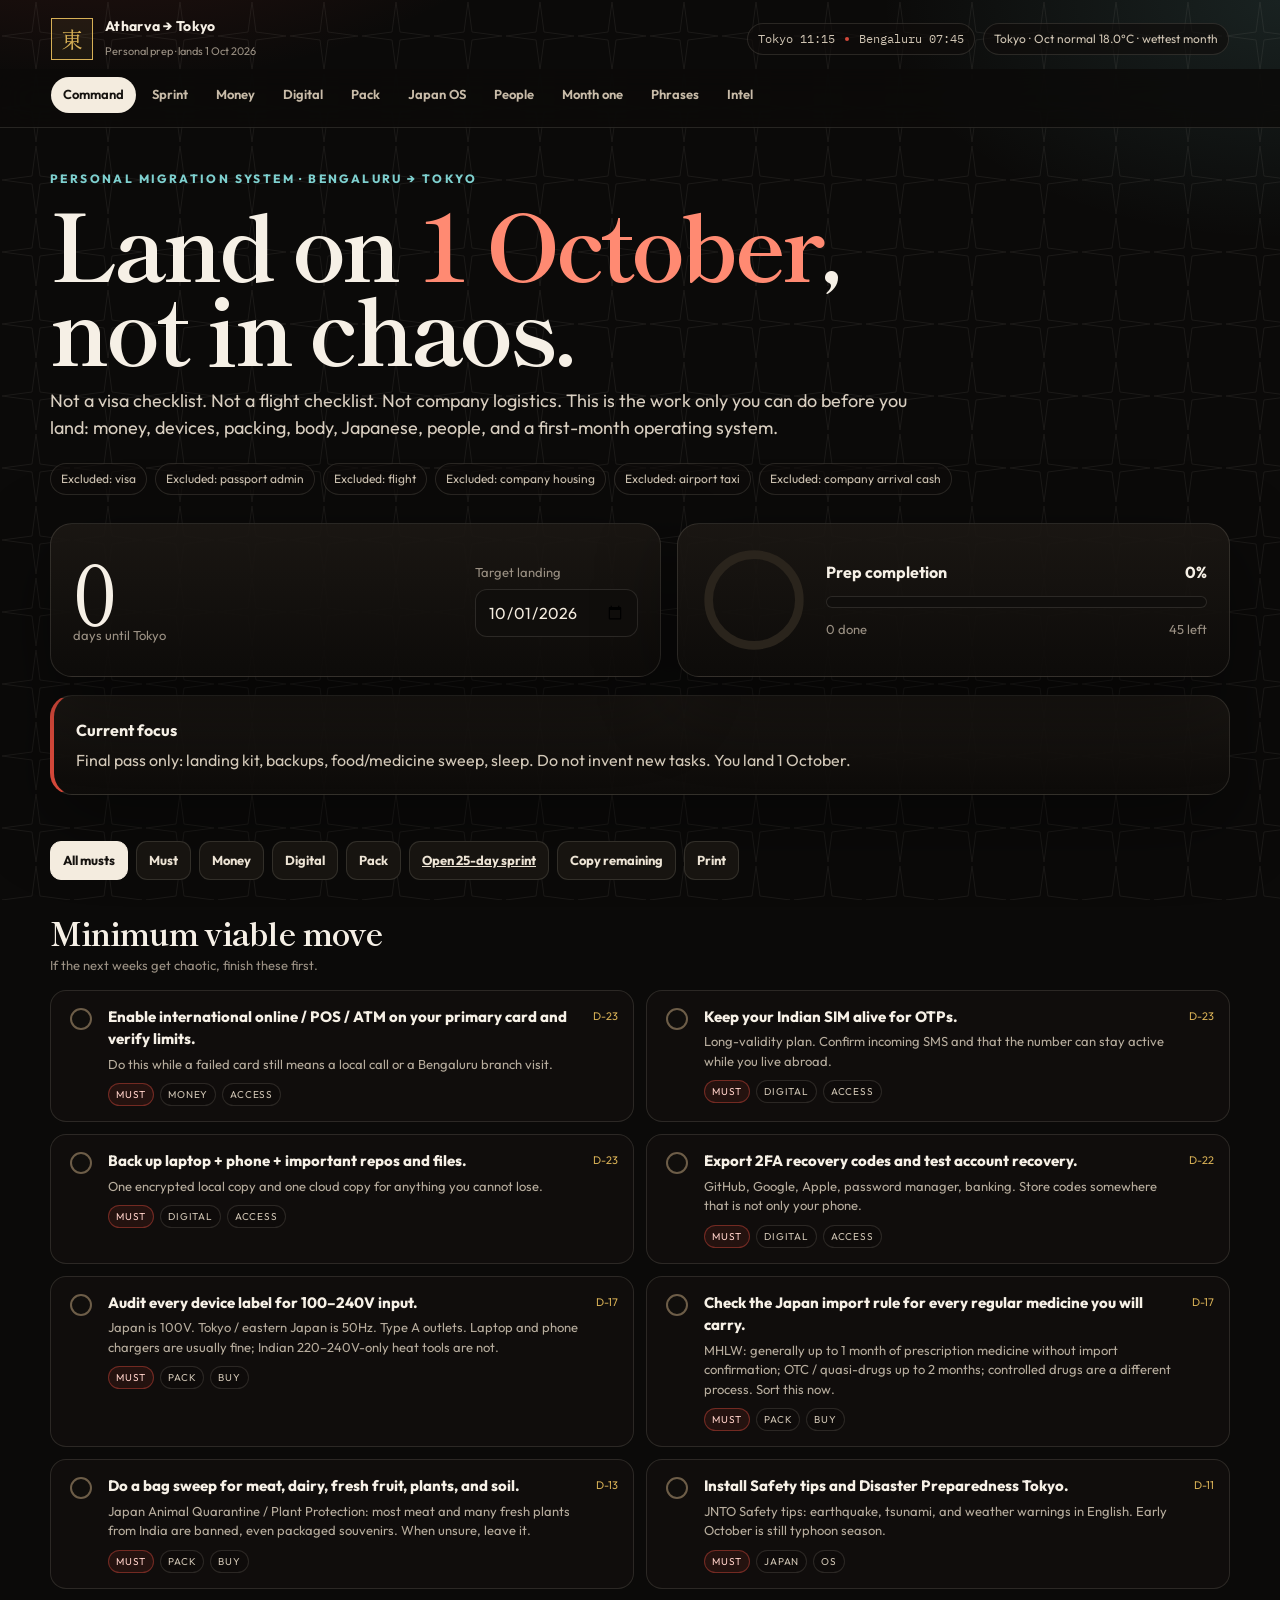
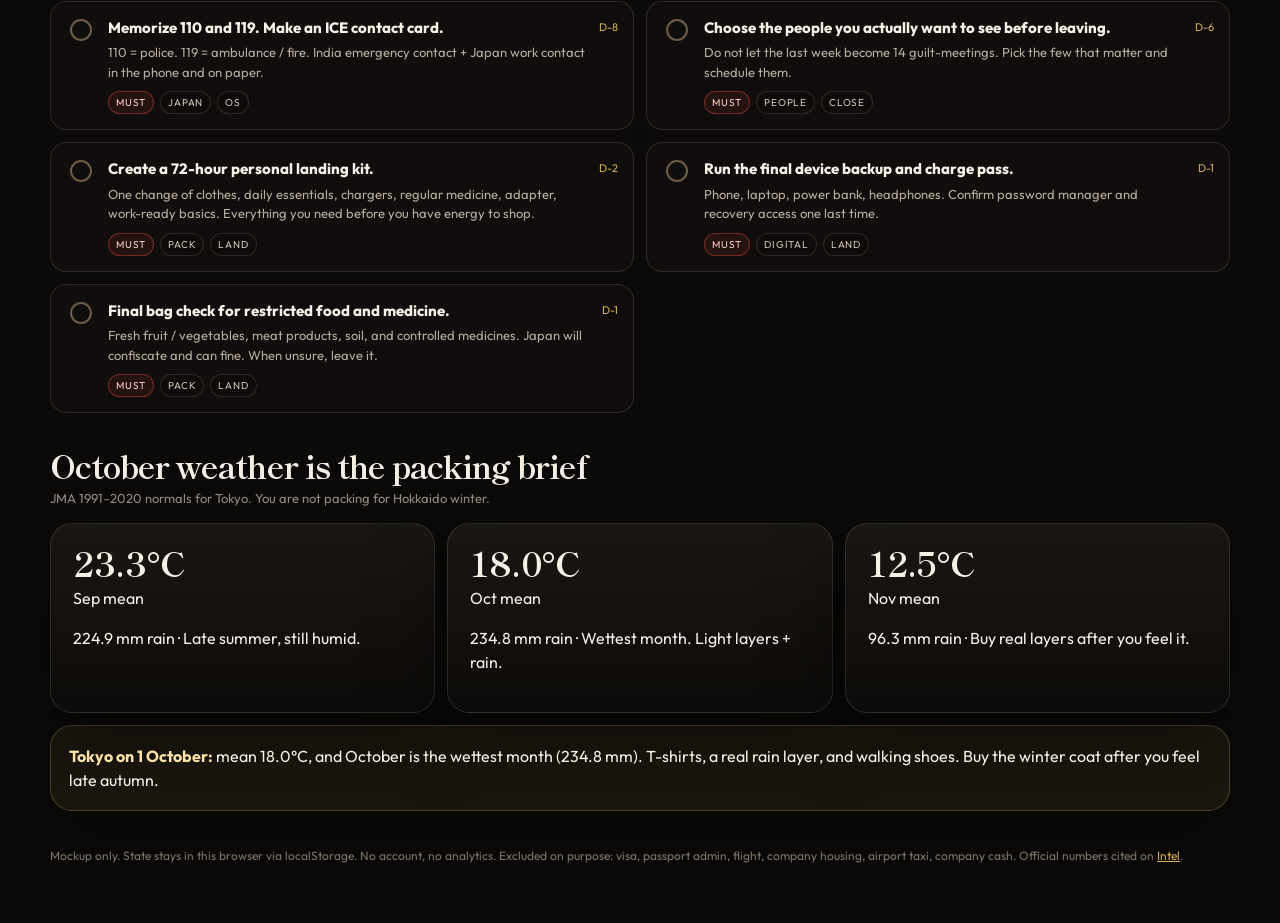
<file: index.html>
<!doctype html>
<html lang="en">
<head>
  <meta charset="utf-8" />
  <meta name="viewport" content="width=device-width,initial-scale=1" />
  <title>Command · Atharva → Tokyo · 1 Oct 2026</title>
  <link rel="stylesheet" href="css/app.css" />
</head>
<body>
  <header>
    <div class="wrap hero">
      <div class="eyebrow">Personal migration system · Bengaluru → Tokyo</div>
      <h1>Land on <em>1 October</em>, not in chaos.</h1>
      <p class="lede">Not a visa checklist. Not a flight checklist. Not company logistics. This is the work only you can do before you land: money, devices, packing, body, Japanese, people, and a first-month operating system.</p>
      <div class="excluded" id="excluded"></div>
      <div class="gridTop">
        <div class="card countCard">
          <div>
            <div class="count" id="days">—</div>
            <div class="countLabel">days until Tokyo</div>
          </div>
          <div>
            <div class="countLabel" style="margin-bottom:6px">Target landing</div>
            <input class="dateInput" id="moveDate" type="date" value="2026-10-01" />
          </div>
        </div>
        <div class="card progressCard">
          <div class="ensoWrap">
            <svg class="enso" viewBox="0 0 100 100" aria-hidden="true">
              <circle cx="50" cy="50" r="42" fill="none" stroke="#2a241c" stroke-width="8"/>
              <circle id="ensoFill" cx="50" cy="50" r="42" fill="none" stroke="#d4483a" stroke-width="8" stroke-linecap="round" stroke-dasharray="263.89" stroke-dashoffset="263.89" transform="rotate(-90 50 50)"/>
            </svg>
            <div style="flex:1">
              <div style="display:flex;justify-content:space-between"><b>Prep completion</b><b data-pct>0%</b></div>
              <div class="bar"><div data-bar></div></div>
              <div class="progressText"><span data-done>0 done</span><span data-left>0 left</span></div>
            </div>
          </div>
        </div>
      </div>
      <div class="card focus"><b>Current focus</b><p id="focusText"></p></div>
    </div>
  </header>
  <main class="wrap">
    <div class="toolbar">
      <button class="active" data-filter="all">All musts</button>
      <button data-filter="p0">Must</button>
      <button data-filter="money">Money</button>
      <button data-filter="digital">Digital</button>
      <button data-filter="pack">Pack</button>
      <a class="btn" href="sprint.html">Open 25-day sprint</a>
      <button id="copyBtn">Copy remaining</button>
      <button onclick="window.print()">Print</button>
    </div>
    <div class="sectionHead">
      <div>
        <h2>Minimum viable move</h2>
        <div class="sectionNote">If the next weeks get chaotic, finish these first.</div>
      </div>
    </div>
    <div class="tasks" id="mustTasks"></div>
    <div class="sectionHead">
      <div>
        <h2>October weather is the packing brief</h2>
        <div class="sectionNote">JMA 1991–2020 normals for Tokyo. You are not packing for Hokkaido winter.</div>
      </div>
    </div>
    <div class="three" id="climate"></div>
    <div class="card callout"><strong>Tokyo on 1 October:</strong> mean 18.0°C, and October is the wettest month (234.8 mm). T-shirts, a real rain layer, and walking shoes. Buy the winter coat after you feel late autumn.</div>
  </main>
  <script src="js/data.js"></script>
  <script src="js/app.js"></script>
  <script>
    document.addEventListener("DOMContentLoaded", () => {
      const { data, renderMust } = Tokyo;
      document.getElementById("excluded").innerHTML = data.excluded.map((x) => `<span class="chip">Excluded: ${x}</span>`).join("");
      document.getElementById("climate").innerHTML = data.climate.map((c) =>
        `<div class="card stat"><b>${c.temp}</b><div>${c.m} mean</div><p>${c.rain} rain · ${c.note}</p></div>`
      ).join("");
      renderMust("#mustTasks");
    });
  </script>
</body>
</html>
</file>
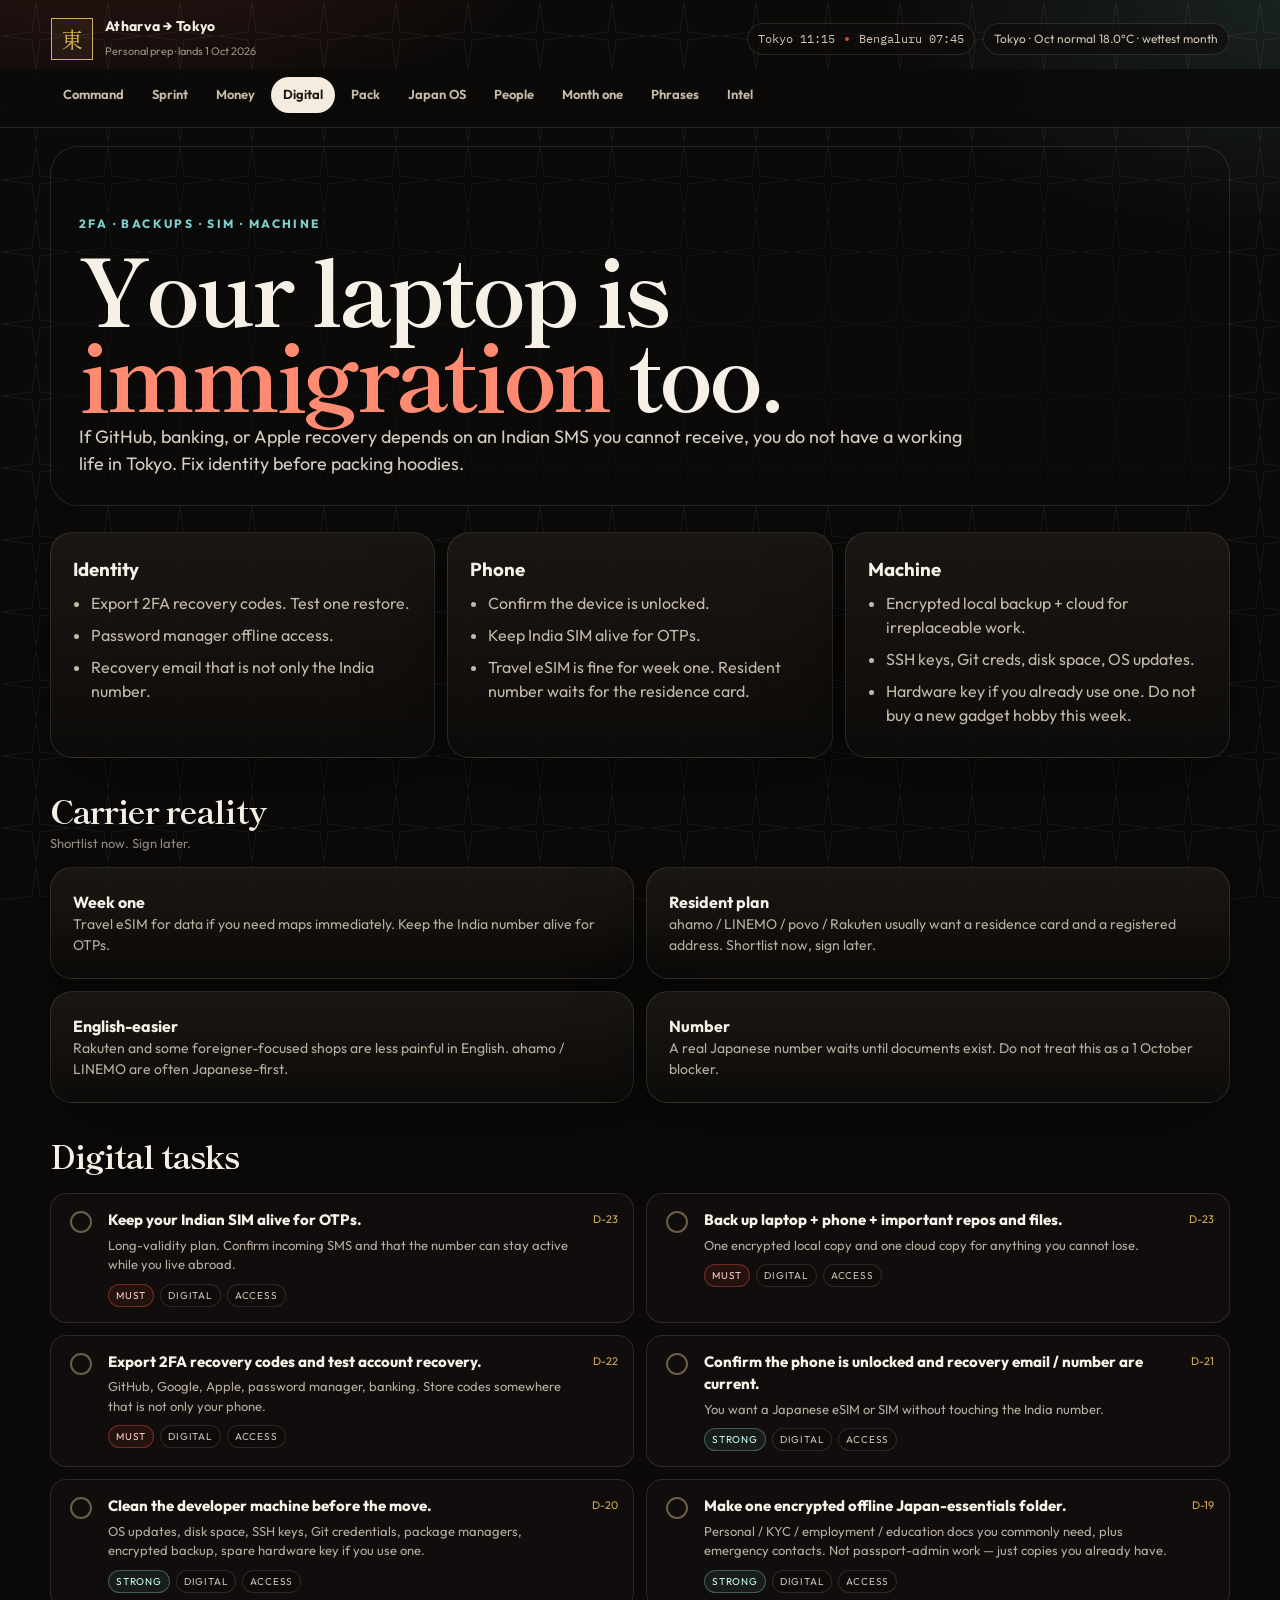
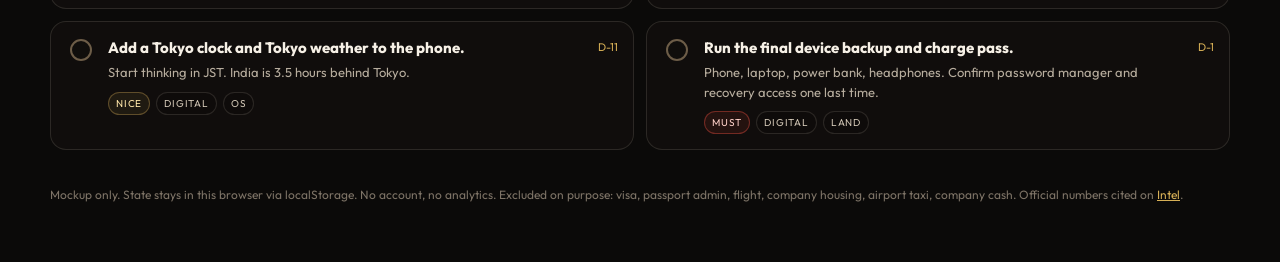
<file: digital.html>
<!doctype html>
<html lang="en">
<head>
  <meta charset="utf-8" />
  <meta name="viewport" content="width=device-width,initial-scale=1" />
  <title>Digital · Atharva → Tokyo</title>
  <link rel="stylesheet" href="css/app.css" />
</head>
<body>
  <main class="wrap">
    <div class="pageHero" style="background-image:url('https://images.unsplash.com/photo-1513407030348-c983a97b98d8?auto=format&fit=crop&w=1600&q=80')">
      <div class="inner">
        <div class="eyebrow">2FA · backups · SIM · machine</div>
        <h1>Your laptop is <em>immigration</em> too.</h1>
        <p class="lede">If GitHub, banking, or Apple recovery depends on an Indian SMS you cannot receive, you do not have a working life in Tokyo. Fix identity before packing hoodies.</p>
      </div>
    </div>
    <div class="three">
      <div class="card mini"><h3>Identity</h3><ul>
        <li>Export 2FA recovery codes. Test one restore.</li>
        <li>Password manager offline access.</li>
        <li>Recovery email that is not only the India number.</li>
      </ul></div>
      <div class="card mini"><h3>Phone</h3><ul>
        <li>Confirm the device is unlocked.</li>
        <li>Keep India SIM alive for OTPs.</li>
        <li>Travel eSIM is fine for week one. Resident number waits for the residence card.</li>
      </ul></div>
      <div class="card mini"><h3>Machine</h3><ul>
        <li>Encrypted local backup + cloud for irreplaceable work.</li>
        <li>SSH keys, Git creds, disk space, OS updates.</li>
        <li>Hardware key if you already use one. Do not buy a new gadget hobby this week.</li>
      </ul></div>
    </div>
    <div class="sectionHead"><div><h2>Carrier reality</h2><div class="sectionNote">Shortlist now. Sign later.</div></div></div>
    <div class="two" id="sims"></div>
    <div class="sectionHead"><div><h2>Digital tasks</h2></div></div>
    <div class="tasks" id="list"></div>
  </main>
  <script src="js/data.js"></script>
  <script src="js/app.js"></script>
  <script>
    document.addEventListener("DOMContentLoaded", () => {
      document.getElementById("sims").innerHTML = Tokyo.data.sims.map((s) =>
        `<div class="card sim"><strong>${s.t}</strong><p>${s.d}</p></div>`
      ).join("");
      Tokyo.renderFiltered("#list", (x) => x.t[2] === "digital");
    });
  </script>
</body>
</html>
</file>
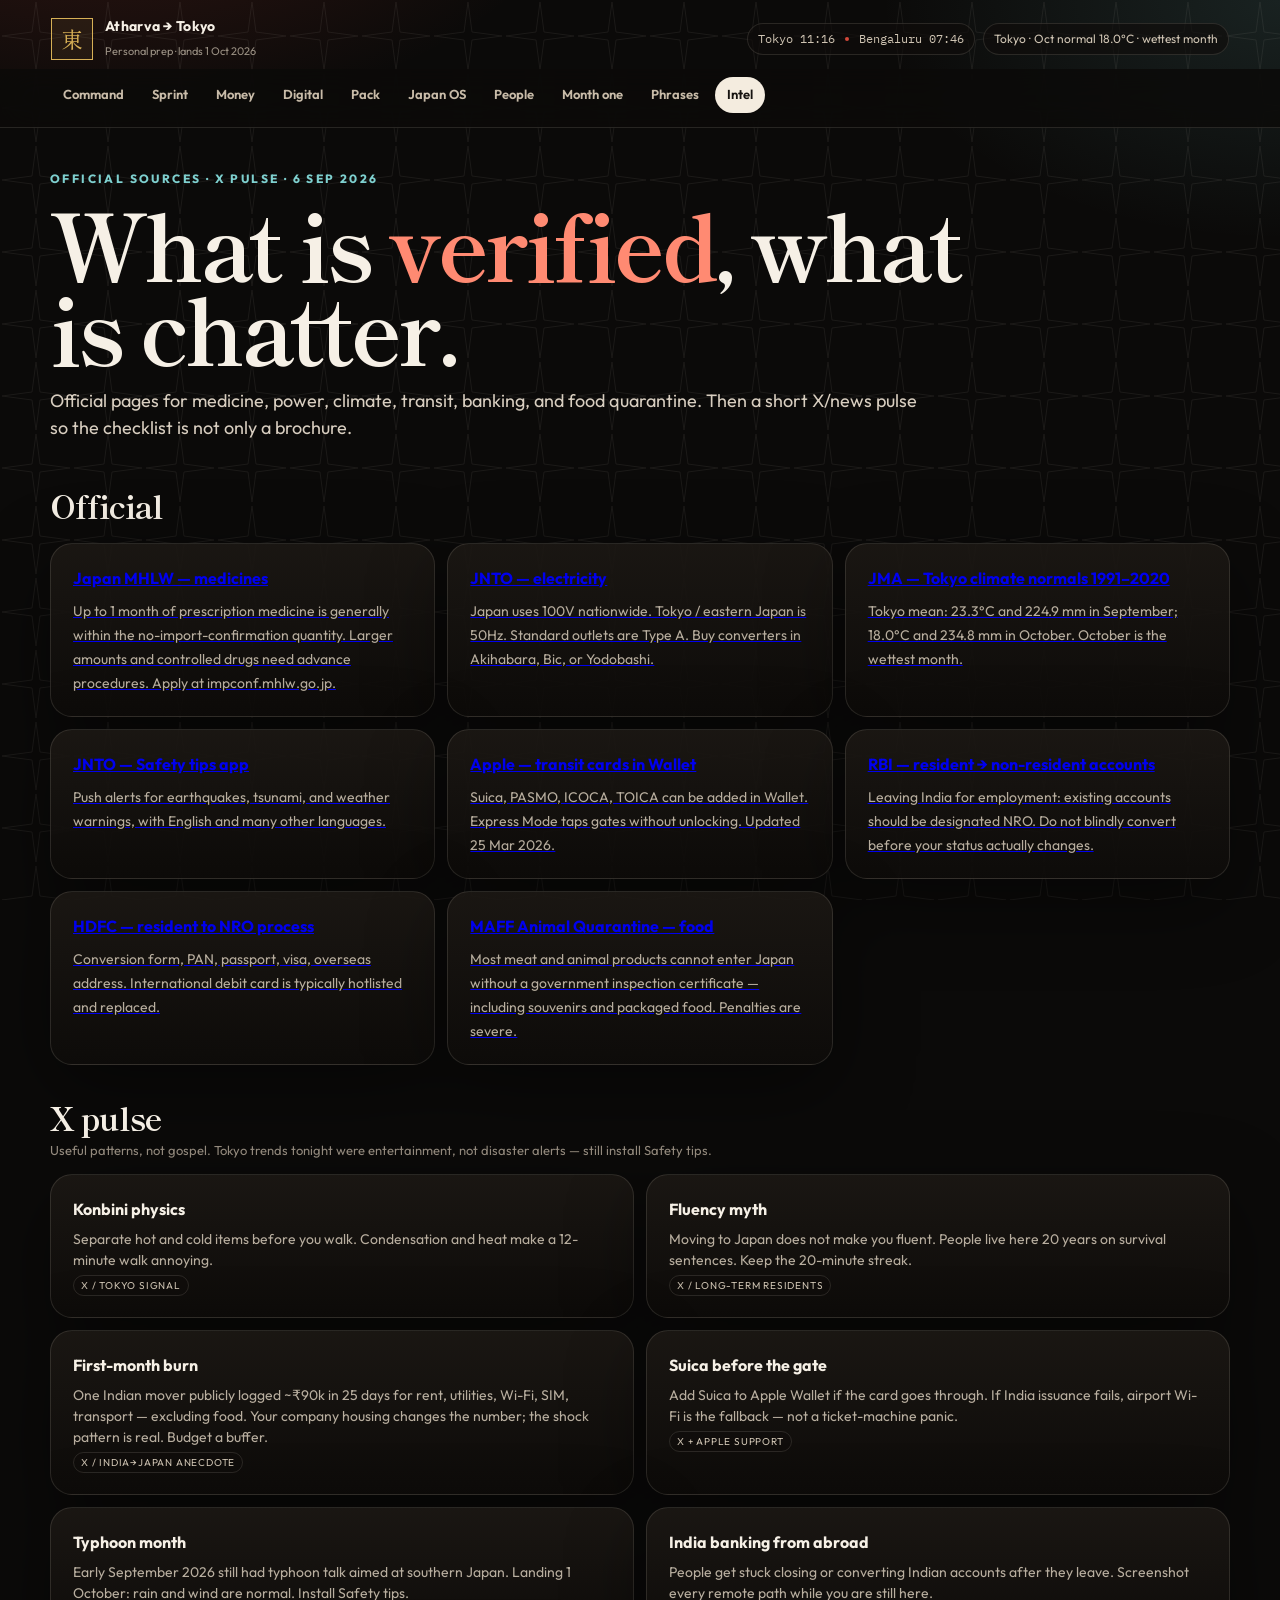
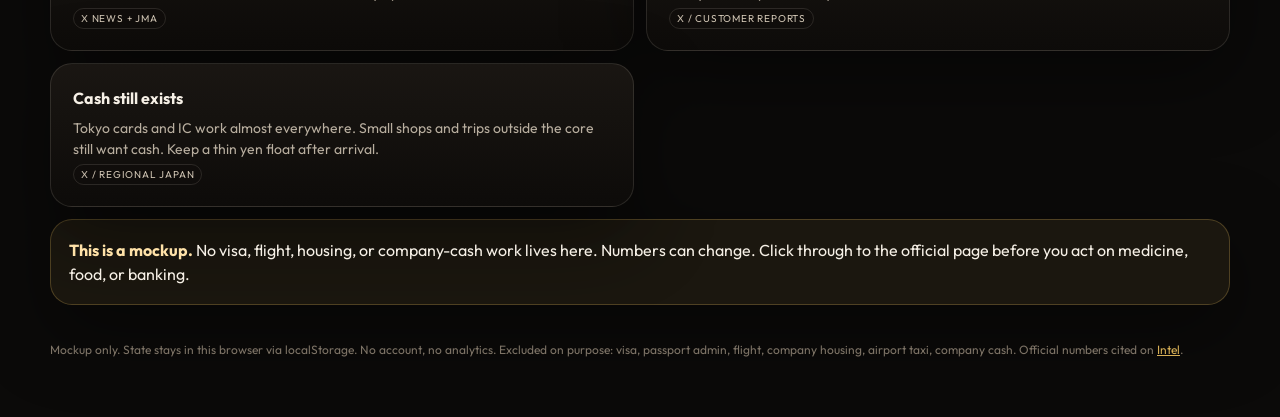
<file: intel.html>
<!doctype html>
<html lang="en">
<head>
  <meta charset="utf-8" />
  <meta name="viewport" content="width=device-width,initial-scale=1" />
  <title>Intel · Atharva → Tokyo</title>
  <link rel="stylesheet" href="css/app.css" />
</head>
<body>
  <main class="wrap">
    <div class="hero">
      <div class="eyebrow">Official sources · X pulse · 6 Sep 2026</div>
      <h1>What is <em>verified</em>, what is chatter.</h1>
      <p class="lede">Official pages for medicine, power, climate, transit, banking, and food quarantine. Then a short X/news pulse so the checklist is not only a brochure.</p>
    </div>
    <div class="sectionHead"><div><h2>Official</h2></div></div>
    <div class="sources" id="sources"></div>
    <div class="sectionHead"><div><h2>X pulse</h2><div class="sectionNote">Useful patterns, not gospel. Tokyo trends tonight were entertainment, not disaster alerts — still install Safety tips.</div></div></div>
    <div class="two" id="pulse"></div>
    <div class="card callout"><strong>This is a mockup.</strong> No visa, flight, housing, or company-cash work lives here. Numbers can change. Click through to the official page before you act on medicine, food, or banking.</div>
  </main>
  <script src="js/data.js"></script>
  <script src="js/app.js"></script>
  <script>
    document.addEventListener("DOMContentLoaded", () => {
      document.getElementById("sources").innerHTML = Tokyo.data.sources.map((s) =>
        `<a class="card source" href="${s.u}" target="_blank" rel="noreferrer"><strong>${s.t}</strong><span>${s.s}</span></a>`
      ).join("");
      document.getElementById("pulse").innerHTML = Tokyo.data.pulse.map((p) =>
        `<div class="card pulse"><strong>${p.k}</strong><p>${p.d}</p><span class="tag">${p.s}</span></div>`
      ).join("");
    });
  </script>
</body>
</html>
</file>
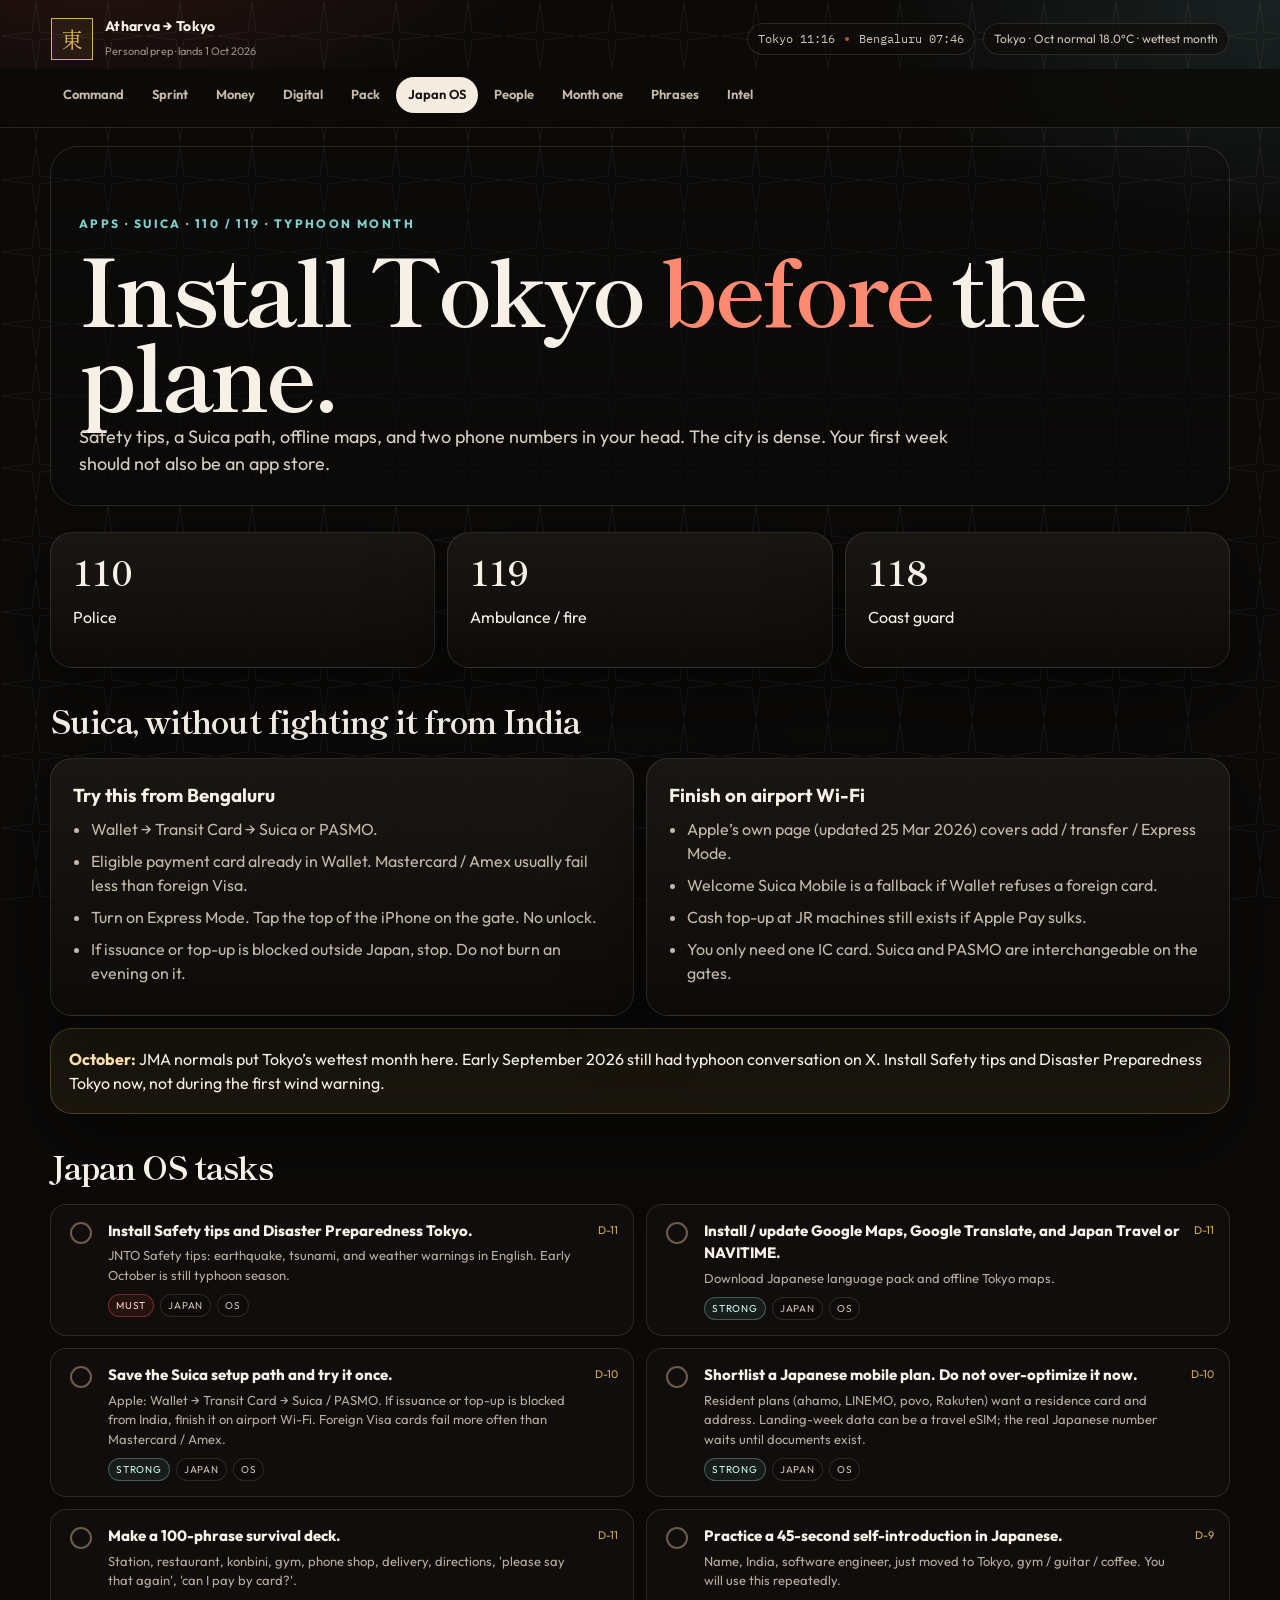
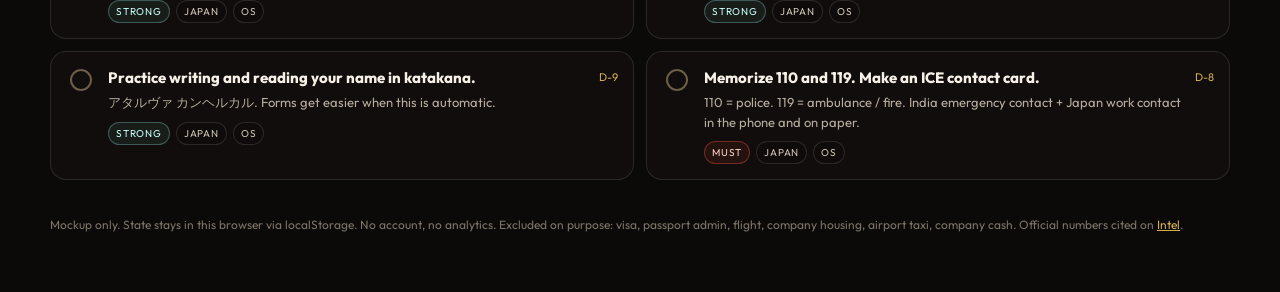
<file: japan.html>
<!doctype html>
<html lang="en">
<head>
  <meta charset="utf-8" />
  <meta name="viewport" content="width=device-width,initial-scale=1" />
  <title>Japan OS · Atharva → Tokyo</title>
  <link rel="stylesheet" href="css/app.css" />
</head>
<body>
  <main class="wrap">
    <div class="pageHero" style="background-image:url('https://images.unsplash.com/photo-1542051841857-5f90071e7989?auto=format&fit=crop&w=1600&q=80')">
      <div class="inner">
        <div class="eyebrow">Apps · Suica · 110 / 119 · typhoon month</div>
        <h1>Install Tokyo <em>before</em> the plane.</h1>
        <p class="lede">Safety tips, a Suica path, offline maps, and two phone numbers in your head. The city is dense. Your first week should not also be an app store.</p>
      </div>
    </div>
    <div class="three" id="emerg"></div>
    <div class="sectionHead"><div><h2>Suica, without fighting it from India</h2></div></div>
    <div class="two">
      <div class="card mini">
        <h3>Try this from Bengaluru</h3>
        <ul>
          <li>Wallet → Transit Card → Suica or PASMO.</li>
          <li>Eligible payment card already in Wallet. Mastercard / Amex usually fail less than foreign Visa.</li>
          <li>Turn on Express Mode. Tap the top of the iPhone on the gate. No unlock.</li>
          <li>If issuance or top-up is blocked outside Japan, stop. Do not burn an evening on it.</li>
        </ul>
      </div>
      <div class="card mini">
        <h3>Finish on airport Wi-Fi</h3>
        <ul>
          <li>Apple’s own page (updated 25 Mar 2026) covers add / transfer / Express Mode.</li>
          <li>Welcome Suica Mobile is a fallback if Wallet refuses a foreign card.</li>
          <li>Cash top-up at JR machines still exists if Apple Pay sulks.</li>
          <li>You only need one IC card. Suica and PASMO are interchangeable on the gates.</li>
        </ul>
      </div>
    </div>
    <div class="card callout"><strong>October:</strong> JMA normals put Tokyo’s wettest month here. Early September 2026 still had typhoon conversation on X. Install Safety tips and Disaster Preparedness Tokyo now, not during the first wind warning.</div>
    <div class="sectionHead"><div><h2>Japan OS tasks</h2></div></div>
    <div class="tasks" id="list"></div>
  </main>
  <script src="js/data.js"></script>
  <script src="js/app.js"></script>
  <script>
    document.addEventListener("DOMContentLoaded", () => {
      document.getElementById("emerg").innerHTML = Tokyo.data.emergencies.map((e) =>
        `<div class="card stat"><b>${e.n}</b><p>${e.t}</p></div>`
      ).join("");
      Tokyo.renderFiltered("#list", (x) => x.t[2] === "japan");
    });
  </script>
</body>
</html>
</file>
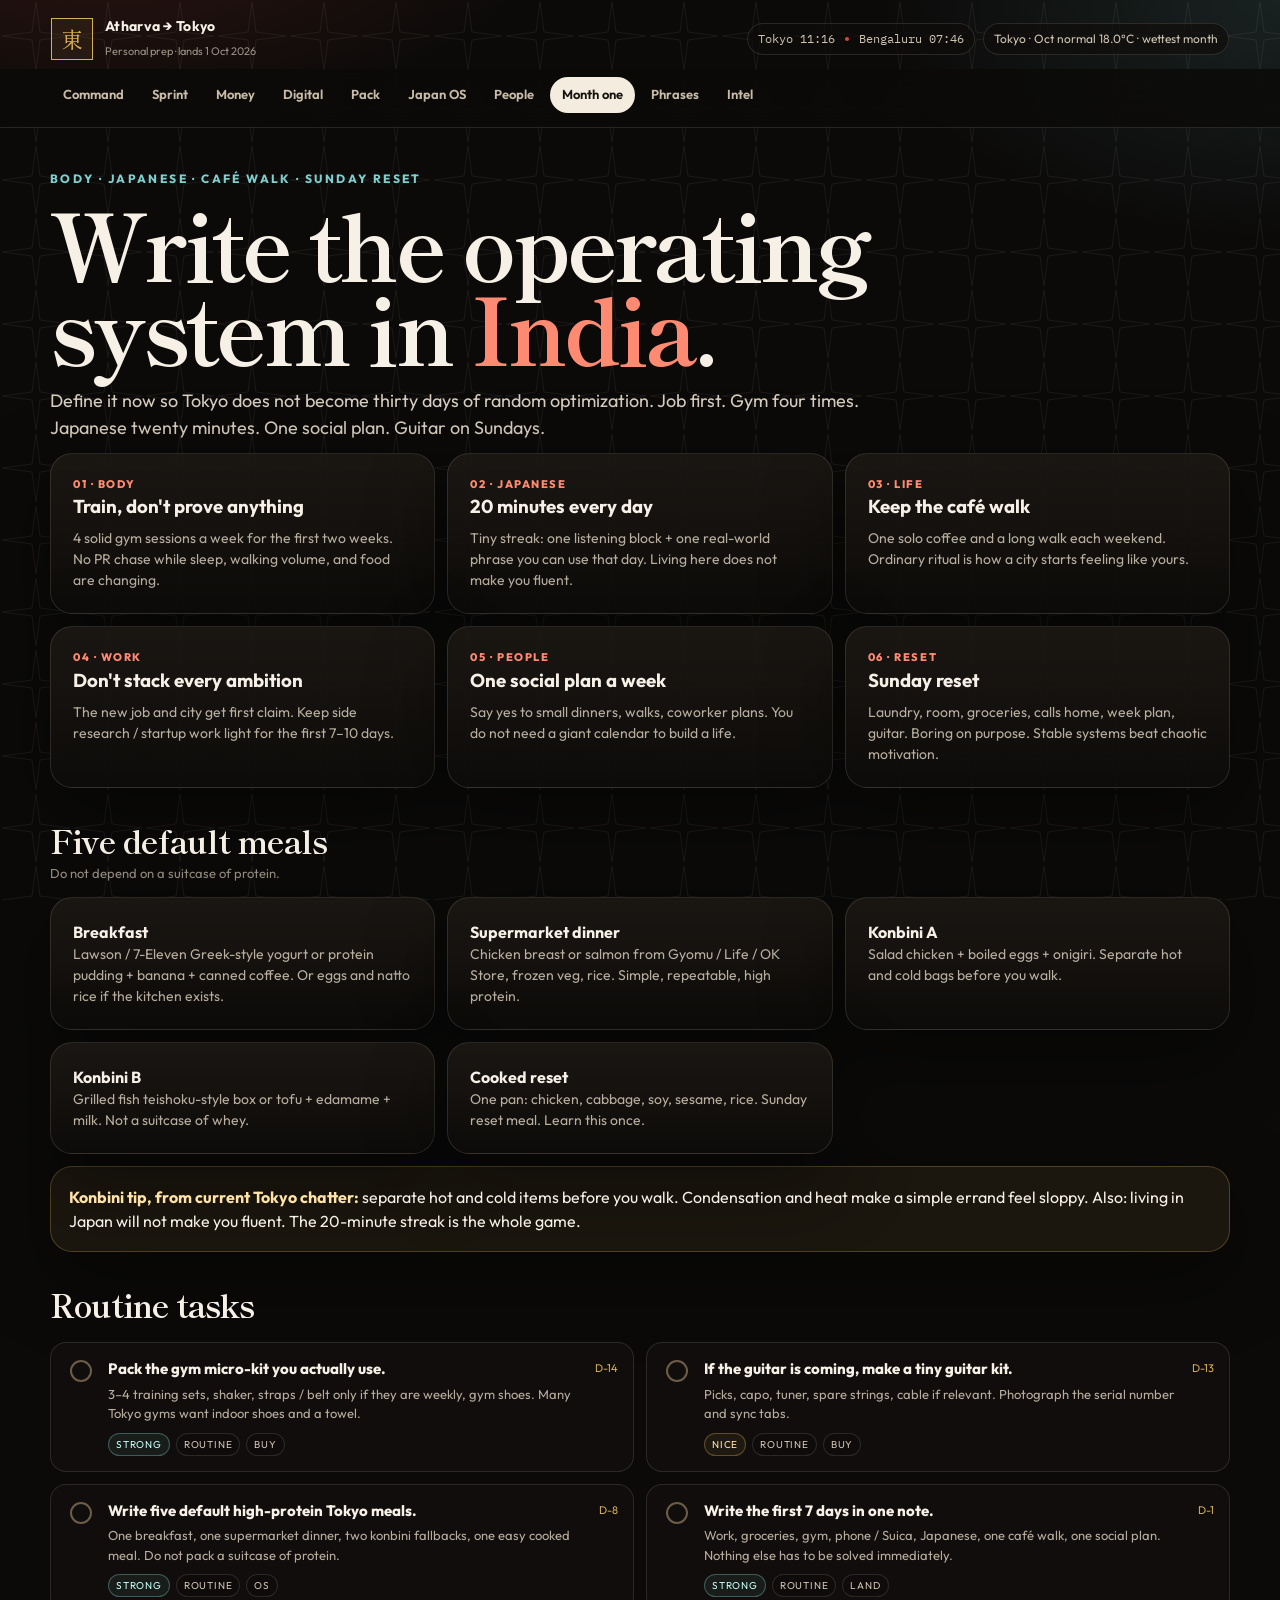
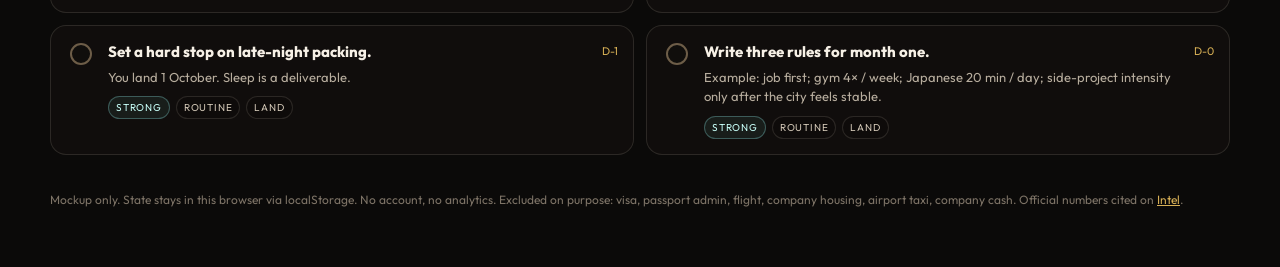
<file: life.html>
<!doctype html>
<html lang="en">
<head>
  <meta charset="utf-8" />
  <meta name="viewport" content="width=device-width,initial-scale=1" />
  <title>Month one · Atharva → Tokyo</title>
  <link rel="stylesheet" href="css/app.css" />
</head>
<body>
  <main class="wrap">
    <div class="hero">
      <div class="eyebrow">Body · Japanese · café walk · Sunday reset</div>
      <h1>Write the operating system in <em>India</em>.</h1>
      <p class="lede">Define it now so Tokyo does not become thirty days of random optimization. Job first. Gym four times. Japanese twenty minutes. One social plan. Guitar on Sundays.</p>
    </div>
    <div class="ruleGrid" id="rules"></div>
    <div class="sectionHead"><div><h2>Five default meals</h2><div class="sectionNote">Do not depend on a suitcase of protein.</div></div></div>
    <div class="meals" id="meals"></div>
    <div class="card callout"><strong>Konbini tip, from current Tokyo chatter:</strong> separate hot and cold items before you walk. Condensation and heat make a simple errand feel sloppy. Also: living in Japan will not make you fluent. The 20-minute streak is the whole game.</div>
    <div class="sectionHead"><div><h2>Routine tasks</h2></div></div>
    <div class="tasks" id="list"></div>
  </main>
  <script src="js/data.js"></script>
  <script src="js/app.js"></script>
  <script>
    document.addEventListener("DOMContentLoaded", () => {
      document.getElementById("rules").innerHTML = Tokyo.data.rules.map((r) =>
        `<div class="card rule"><div class="n">${r.n} · ${r.k}</div><h3>${r.t}</h3><p>${r.d}</p></div>`
      ).join("");
      document.getElementById("meals").innerHTML = Tokyo.data.meals.map((m) =>
        `<div class="card meal"><strong>${m.t}</strong><p>${m.d}</p></div>`
      ).join("");
      Tokyo.renderFiltered("#list", (x) => x.t[2] === "routine");
    });
  </script>
</body>
</html>
</file>
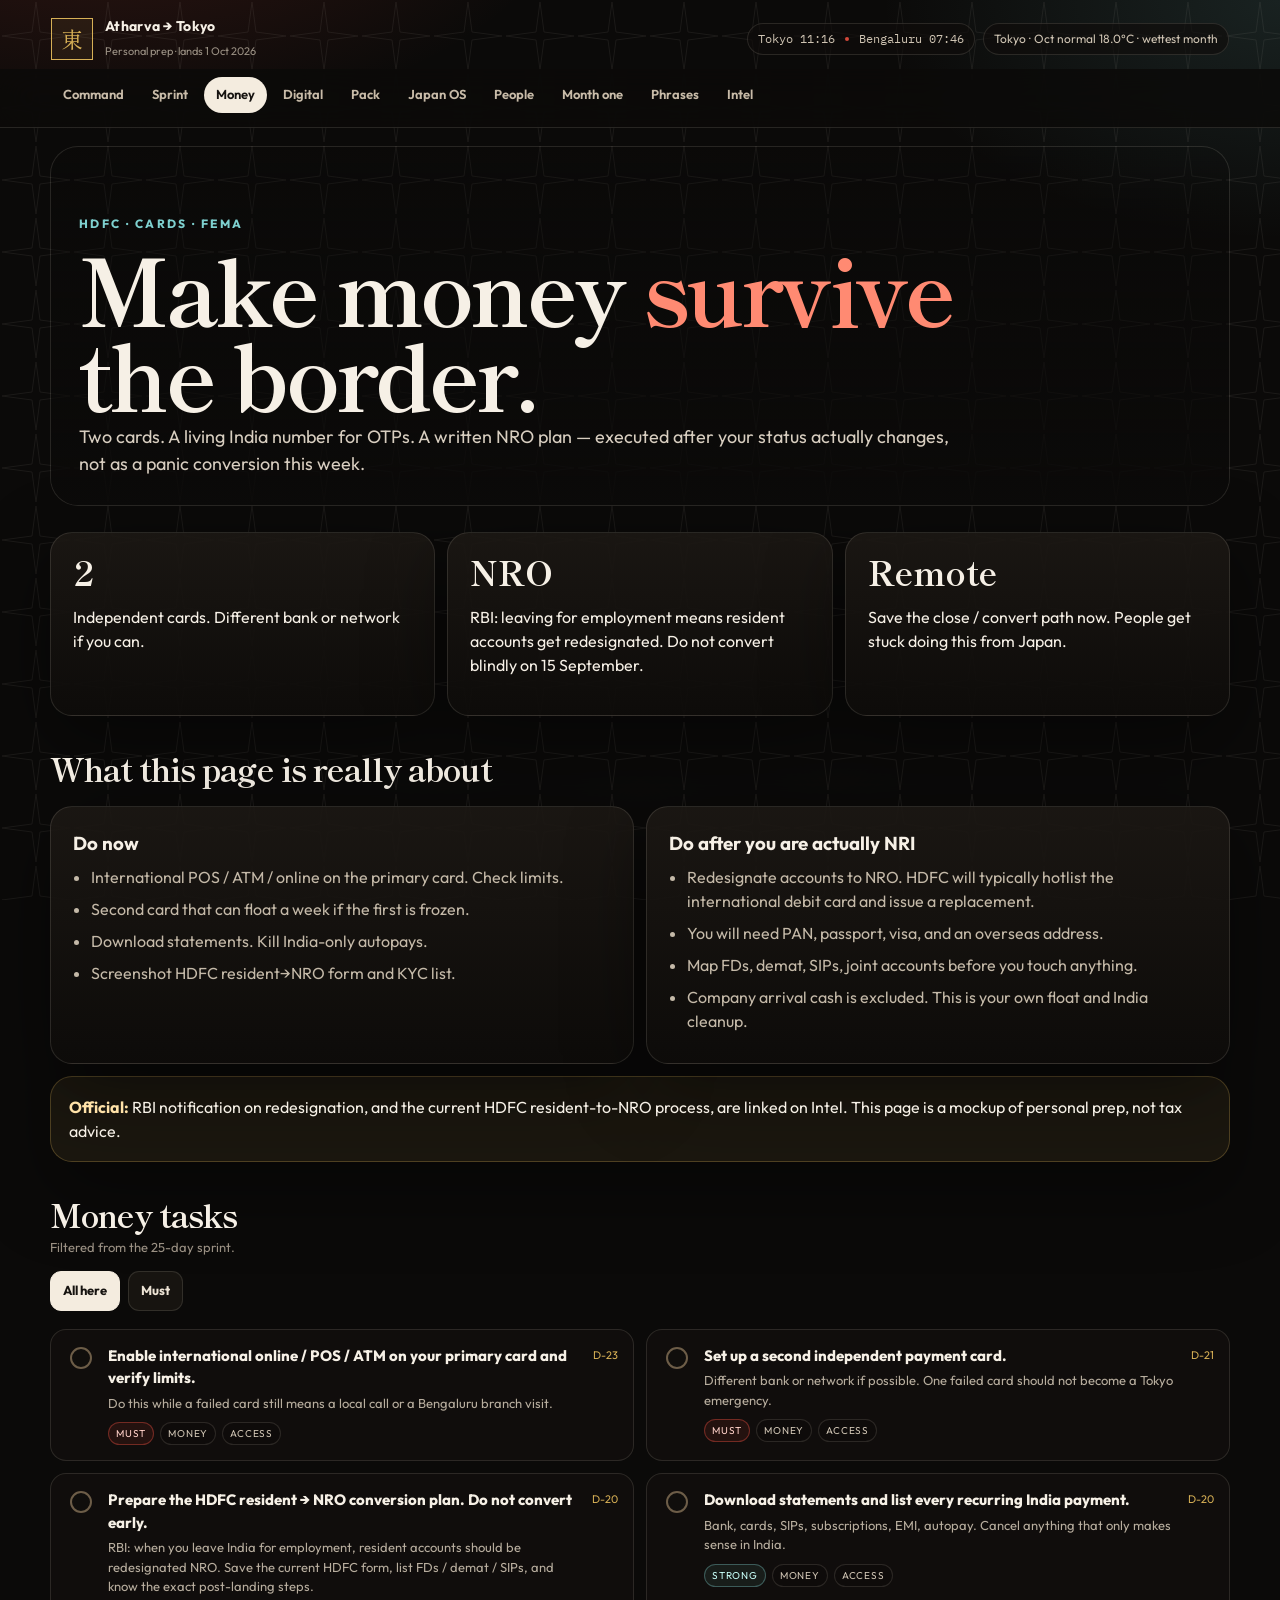
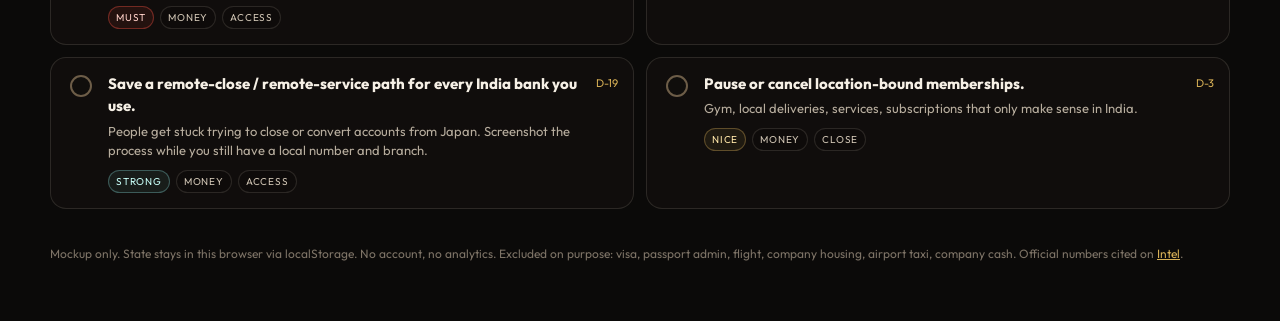
<file: money.html>
<!doctype html>
<html lang="en">
<head>
  <meta charset="utf-8" />
  <meta name="viewport" content="width=device-width,initial-scale=1" />
  <title>Money · Atharva → Tokyo</title>
  <link rel="stylesheet" href="css/app.css" />
</head>
<body>
  <main class="wrap">
    <div class="pageHero" style="background-image:url('https://images.unsplash.com/photo-1554797589-7241bb691973?auto=format&fit=crop&w=1600&q=80')">
      <div class="inner">
        <div class="eyebrow">HDFC · cards · FEMA</div>
        <h1>Make money <em>survive</em> the border.</h1>
        <p class="lede">Two cards. A living India number for OTPs. A written NRO plan — executed after your status actually changes, not as a panic conversion this week.</p>
      </div>
    </div>
    <div class="three">
      <div class="card stat"><b>2</b><p>Independent cards. Different bank or network if you can.</p></div>
      <div class="card stat"><b>NRO</b><p>RBI: leaving for employment means resident accounts get redesignated. Do not convert blindly on 15 September.</p></div>
      <div class="card stat"><b>Remote</b><p>Save the close / convert path now. People get stuck doing this from Japan.</p></div>
    </div>
    <div class="sectionHead"><div><h2>What this page is really about</h2></div></div>
    <div class="two">
      <div class="card mini">
        <h3>Do now</h3>
        <ul>
          <li>International POS / ATM / online on the primary card. Check limits.</li>
          <li>Second card that can float a week if the first is frozen.</li>
          <li>Download statements. Kill India-only autopays.</li>
          <li>Screenshot HDFC resident→NRO form and KYC list.</li>
        </ul>
      </div>
      <div class="card mini">
        <h3>Do after you are actually NRI</h3>
        <ul>
          <li>Redesignate accounts to NRO. HDFC will typically hotlist the international debit card and issue a replacement.</li>
          <li>You will need PAN, passport, visa, and an overseas address.</li>
          <li>Map FDs, demat, SIPs, joint accounts before you touch anything.</li>
          <li>Company arrival cash is excluded. This is your own float and India cleanup.</li>
        </ul>
      </div>
    </div>
    <div class="card callout"><strong>Official:</strong> RBI notification on redesignation, and the current HDFC resident-to-NRO process, are linked on Intel. This page is a mockup of personal prep, not tax advice.</div>
    <div class="sectionHead"><div><h2>Money tasks</h2><div class="sectionNote">Filtered from the 25-day sprint.</div></div></div>
    <div class="toolbar">
      <button class="active" data-filter="all">All here</button>
      <button data-filter="p0">Must</button>
    </div>
    <div class="tasks" id="list"></div>
  </main>
  <script src="js/data.js"></script>
  <script src="js/app.js"></script>
  <script>
    document.addEventListener("DOMContentLoaded", () => {
      Tokyo.renderFiltered("#list", (x) => x.t[2] === "money");
    });
  </script>
</body>
</html>
</file>
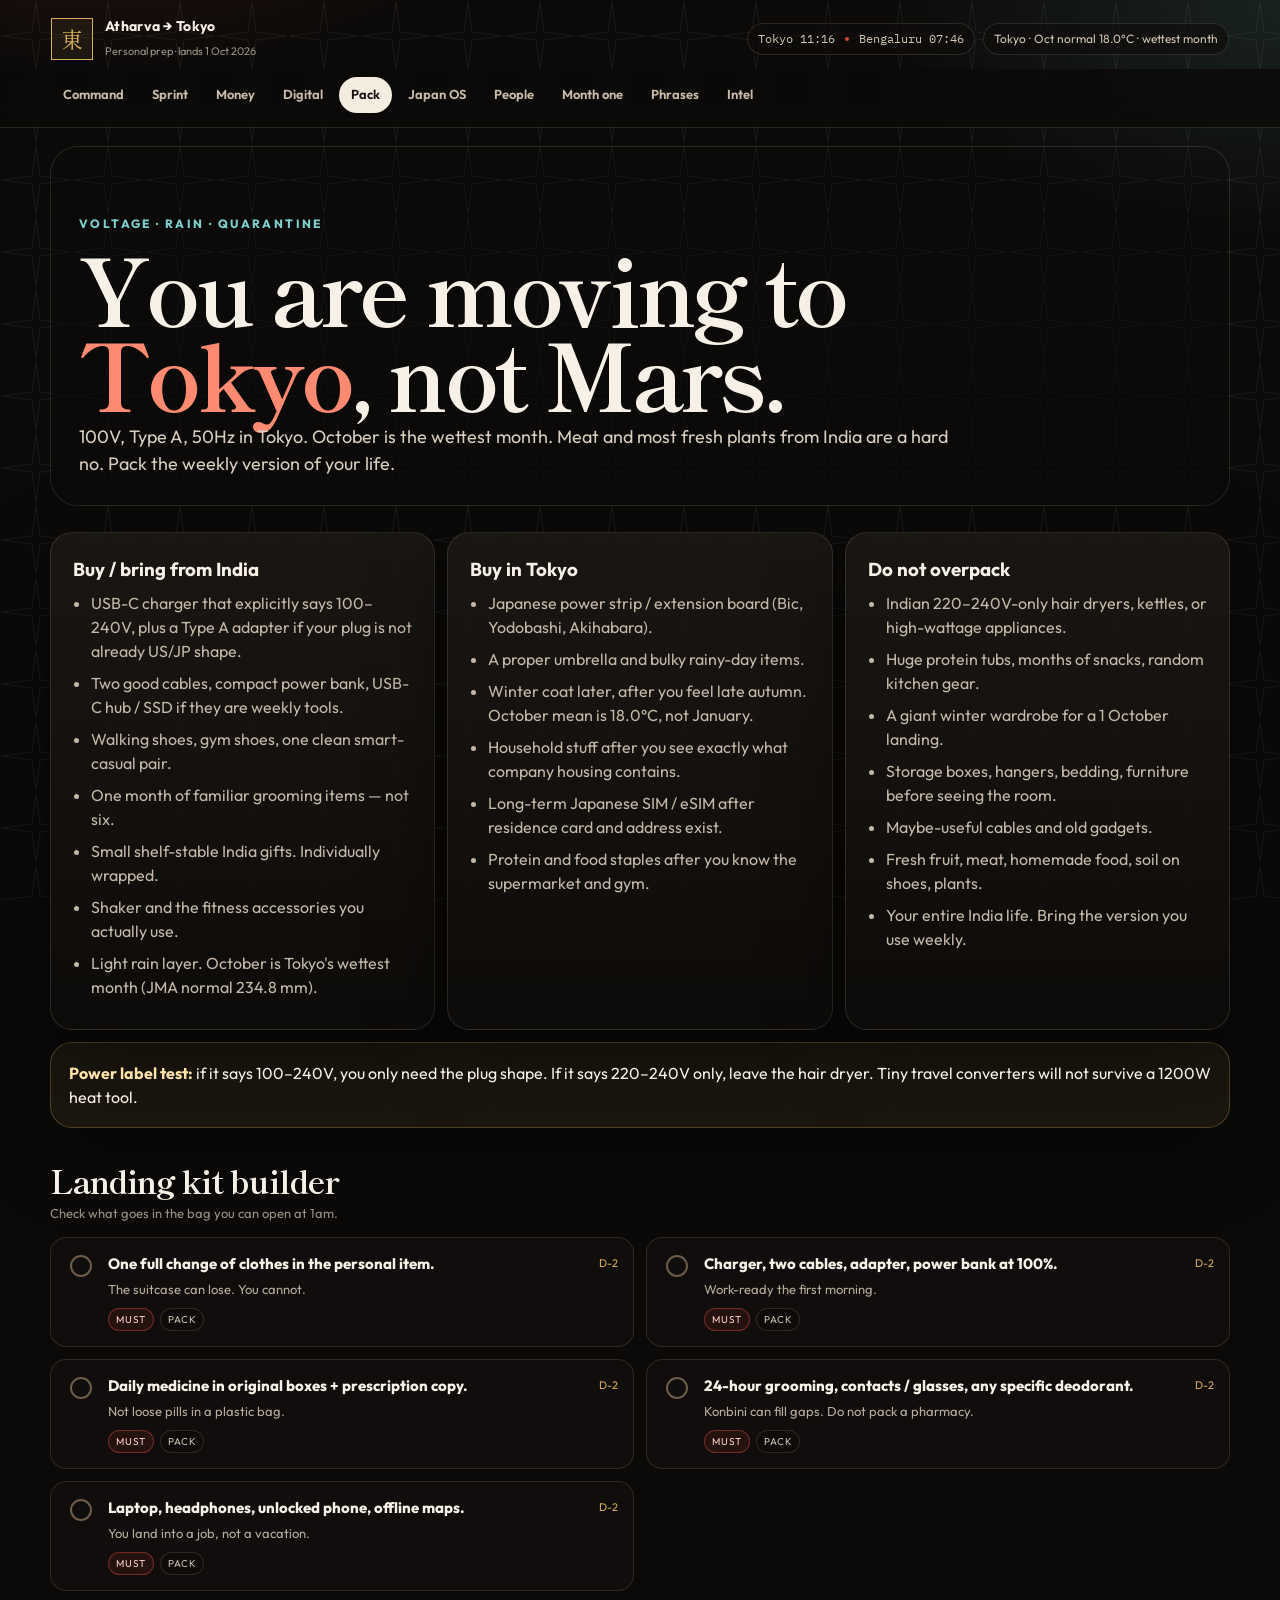
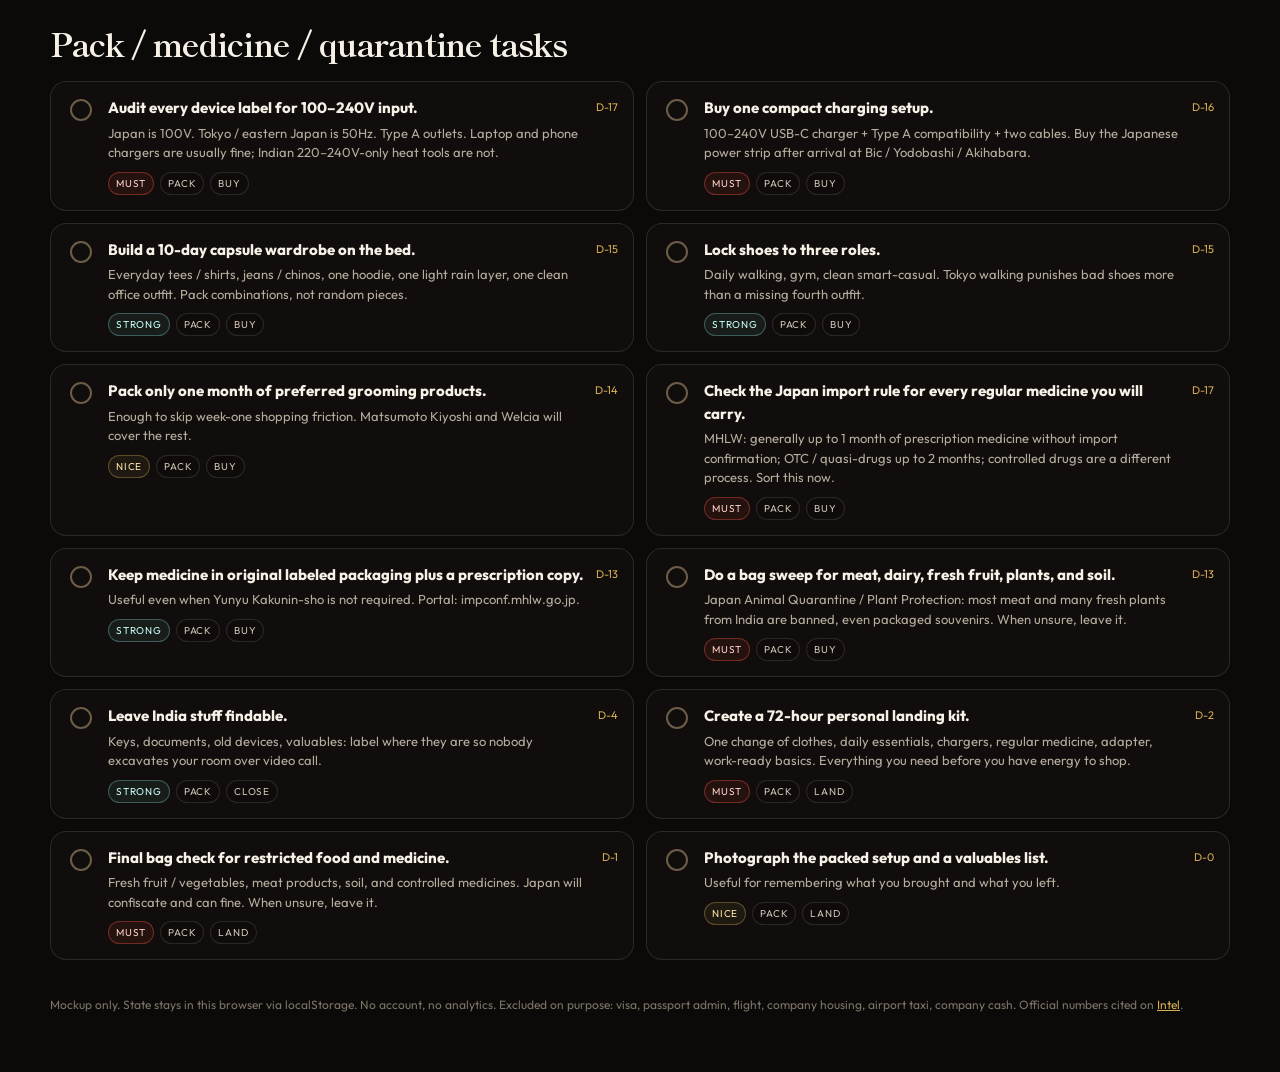
<file: pack.html>
<!doctype html>
<html lang="en">
<head>
  <meta charset="utf-8" />
  <meta name="viewport" content="width=device-width,initial-scale=1" />
  <title>Pack · Atharva → Tokyo</title>
  <link rel="stylesheet" href="css/app.css" />
</head>
<body>
  <main class="wrap">
    <div class="pageHero" style="background-image:url('https://images.unsplash.com/photo-1503899036084-c55cdd92da26?auto=format&fit=crop&w=1600&q=80')">
      <div class="inner">
        <div class="eyebrow">Voltage · rain · quarantine</div>
        <h1>You are moving to <em>Tokyo</em>, not Mars.</h1>
        <p class="lede">100V, Type A, 50Hz in Tokyo. October is the wettest month. Meat and most fresh plants from India are a hard no. Pack the weekly version of your life.</p>
      </div>
    </div>
    <div class="buyGrid" id="buy"></div>
    <div class="card callout"><strong>Power label test:</strong> if it says 100–240V, you only need the plug shape. If it says 220–240V only, leave the hair dryer. Tiny travel converters will not survive a 1200W heat tool.</div>
    <div class="sectionHead"><div><h2>Landing kit builder</h2><div class="sectionNote">Check what goes in the bag you can open at 1am.</div></div></div>
    <div class="tasks" id="kit"></div>
    <div class="sectionHead"><div><h2>Pack / medicine / quarantine tasks</h2></div></div>
    <div class="tasks" id="list"></div>
  </main>
  <script src="js/data.js"></script>
  <script src="js/app.js"></script>
  <script>
    document.addEventListener("DOMContentLoaded", () => {
      const { data, renderFiltered } = Tokyo;
      const cols = [
        ["Buy / bring from India", data.buy.india],
        ["Buy in Tokyo", data.buy.tokyo],
        ["Do not overpack", data.buy.skip],
      ];
      document.getElementById("buy").innerHTML = cols.map(([t, items]) =>
        `<div class="card mini"><h3>${t}</h3><ul>${items.map((i) => `<li>${i}</li>`).join("")}</ul></div>`
      ).join("");
      document.getElementById("kit").innerHTML = [
        ["kit-clothes", "One full change of clothes in the personal item.", "The suitcase can lose. You cannot."],
        ["kit-charge", "Charger, two cables, adapter, power bank at 100%.", "Work-ready the first morning."],
        ["kit-med", "Daily medicine in original boxes + prescription copy.", "Not loose pills in a plastic bag."],
        ["kit-hygiene", "24-hour grooming, contacts / glasses, any specific deodorant.", "Konbini can fill gaps. Do not pack a pharmacy."],
        ["kit-work", "Laptop, headphones, unlocked phone, offline maps.", "You land into a job, not a vacation."],
      ].map(([id, title, detail]) => Tokyo.taskHTML({ t: [id, title, "pack", "p0", "D-2", detail], phaseId: "land" })).join("");
      Tokyo.bindChecks(document.getElementById("kit"));
      renderFiltered("#list", (x) => x.t[2] === "pack");
    });
  </script>
</body>
</html>
</file>
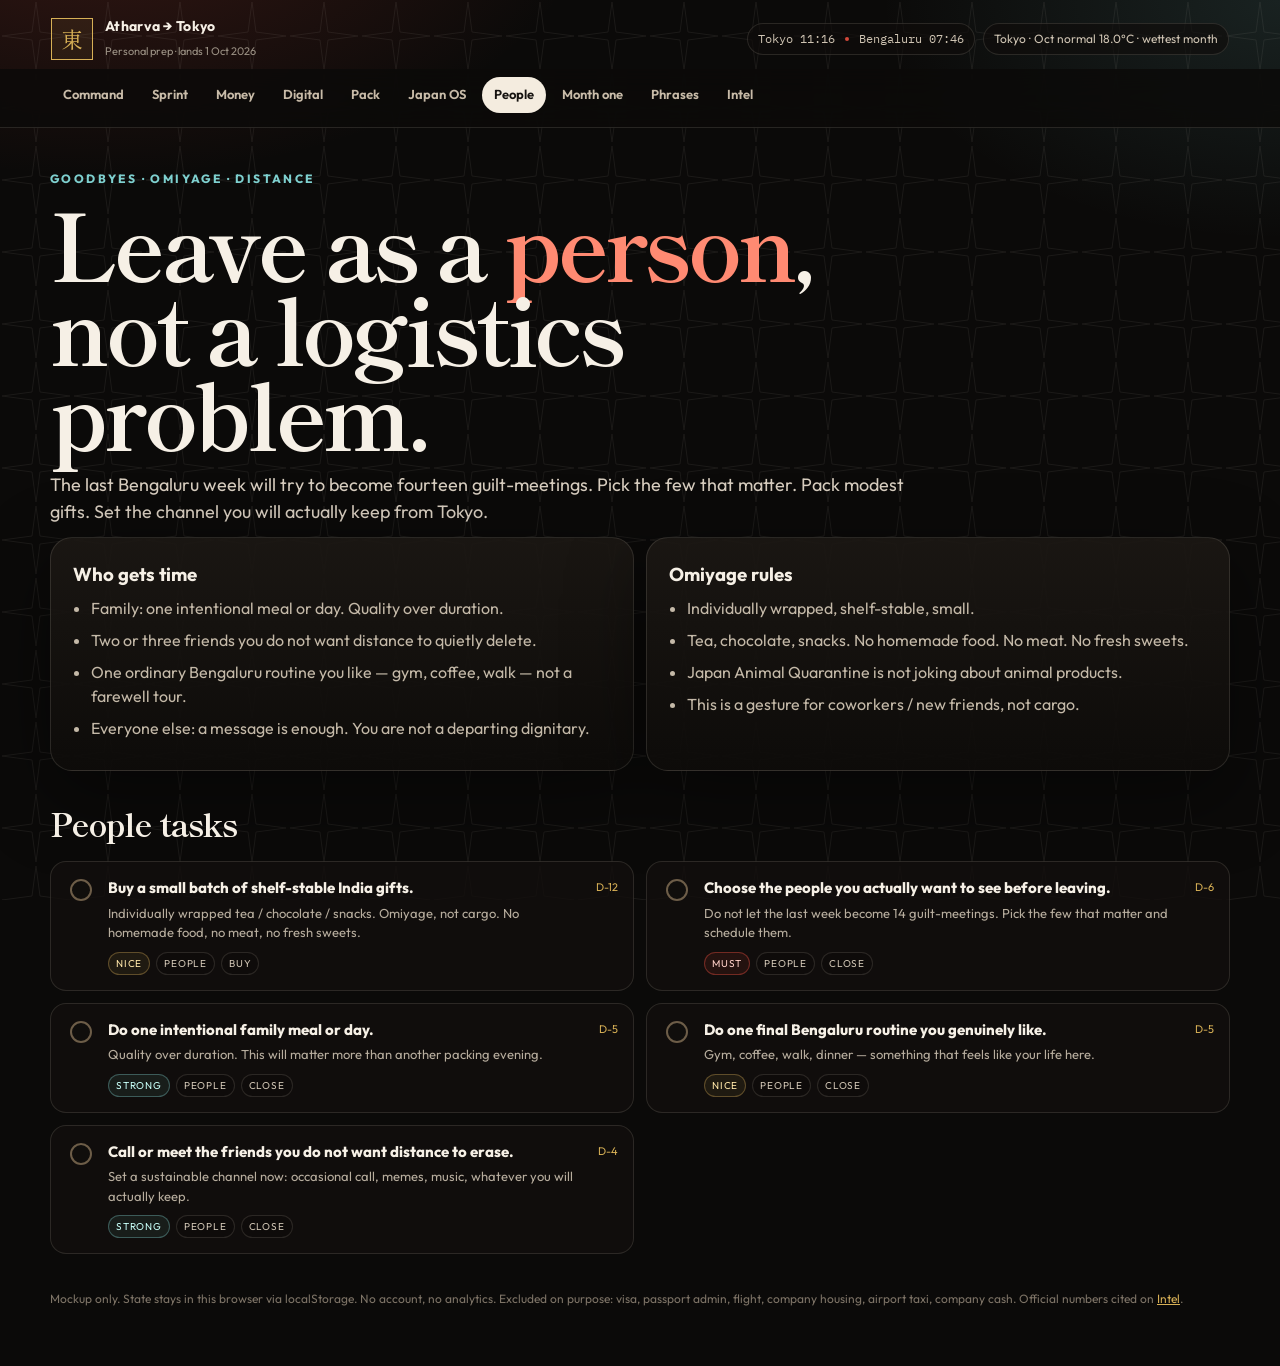
<file: people.html>
<!doctype html>
<html lang="en">
<head>
  <meta charset="utf-8" />
  <meta name="viewport" content="width=device-width,initial-scale=1" />
  <title>People · Atharva → Tokyo</title>
  <link rel="stylesheet" href="css/app.css" />
</head>
<body>
  <main class="wrap">
    <div class="hero">
      <div class="eyebrow">Goodbyes · omiyage · distance</div>
      <h1>Leave as a <em>person</em>, not a logistics problem.</h1>
      <p class="lede">The last Bengaluru week will try to become fourteen guilt-meetings. Pick the few that matter. Pack modest gifts. Set the channel you will actually keep from Tokyo.</p>
    </div>
    <div class="two">
      <div class="card mini">
        <h3>Who gets time</h3>
        <ul>
          <li>Family: one intentional meal or day. Quality over duration.</li>
          <li>Two or three friends you do not want distance to quietly delete.</li>
          <li>One ordinary Bengaluru routine you like — gym, coffee, walk — not a farewell tour.</li>
          <li>Everyone else: a message is enough. You are not a departing dignitary.</li>
        </ul>
      </div>
      <div class="card mini">
        <h3>Omiyage rules</h3>
        <ul>
          <li>Individually wrapped, shelf-stable, small.</li>
          <li>Tea, chocolate, snacks. No homemade food. No meat. No fresh sweets.</li>
          <li>Japan Animal Quarantine is not joking about animal products.</li>
          <li>This is a gesture for coworkers / new friends, not cargo.</li>
        </ul>
      </div>
    </div>
    <div class="sectionHead"><div><h2>People tasks</h2></div></div>
    <div class="tasks" id="list"></div>
  </main>
  <script src="js/data.js"></script>
  <script src="js/app.js"></script>
  <script>
    document.addEventListener("DOMContentLoaded", () => {
      Tokyo.renderFiltered("#list", (x) => x.t[2] === "people");
    });
  </script>
</body>
</html>
</file>
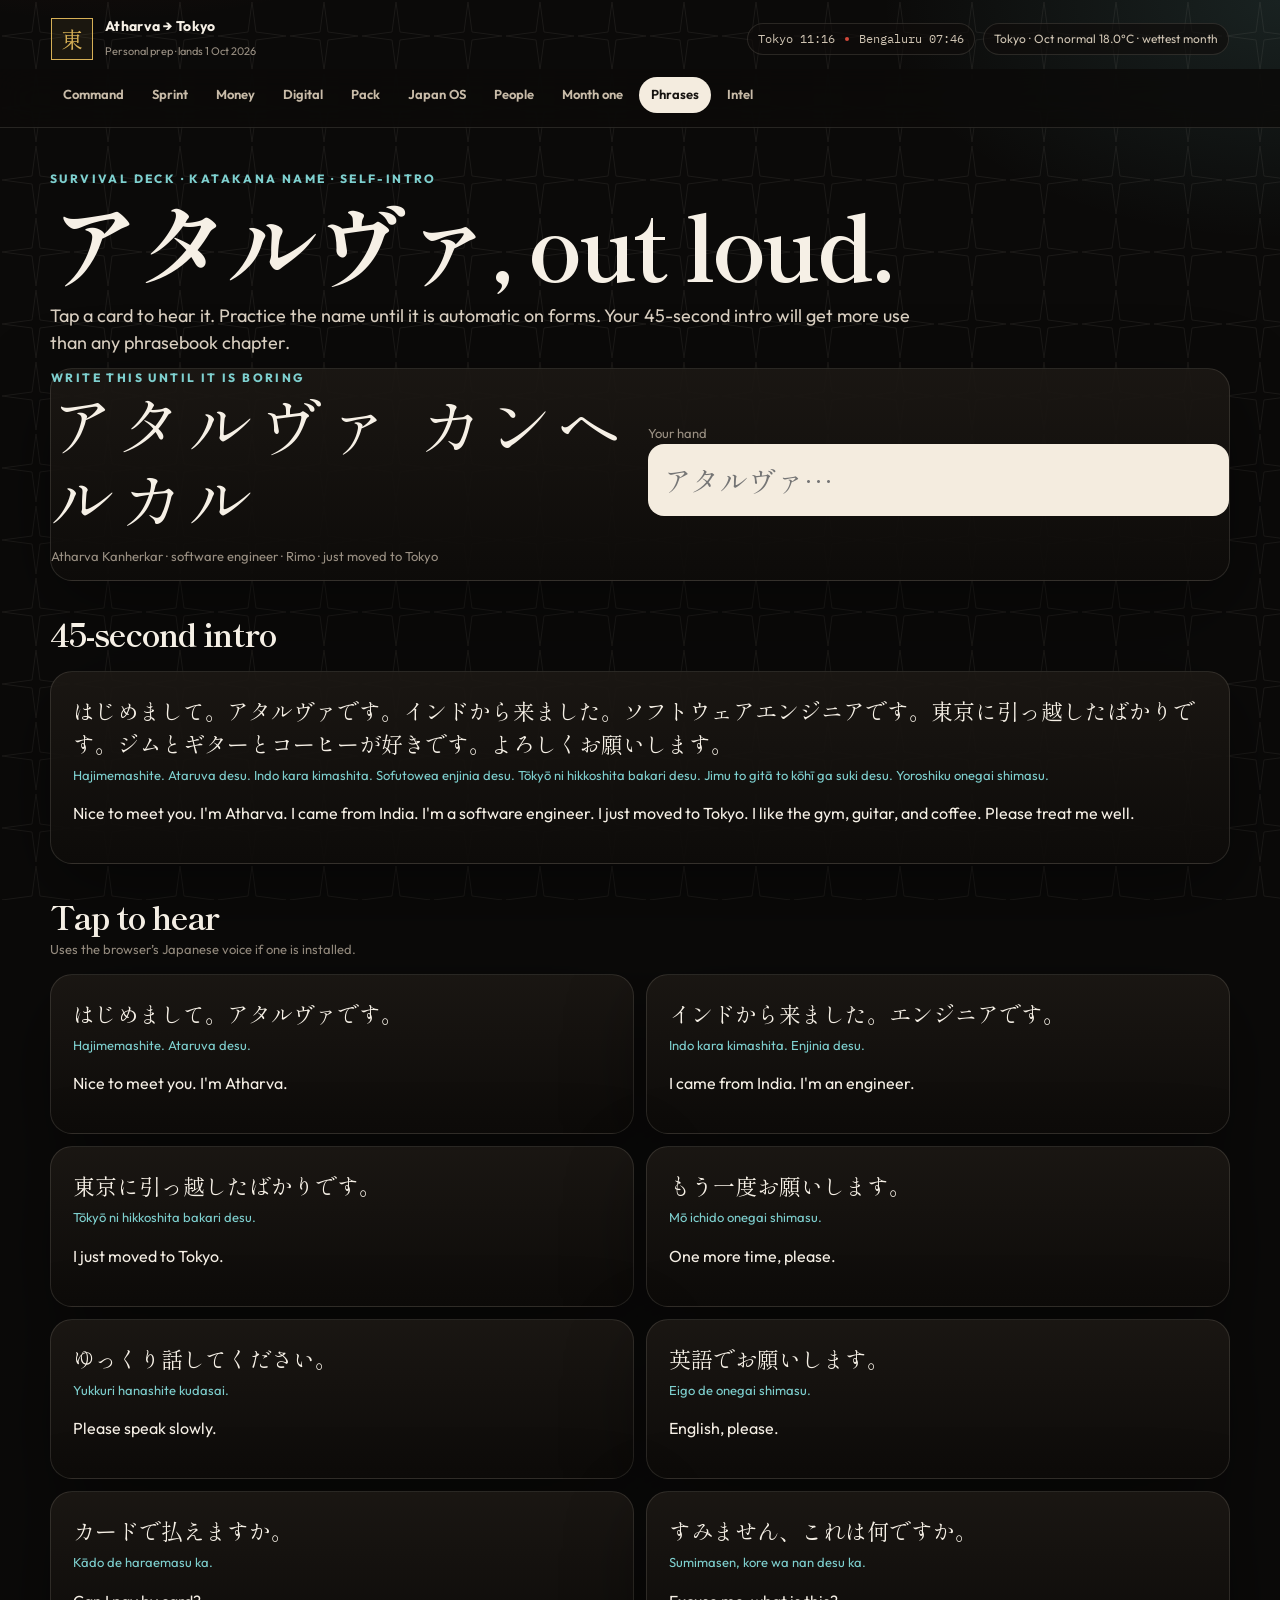
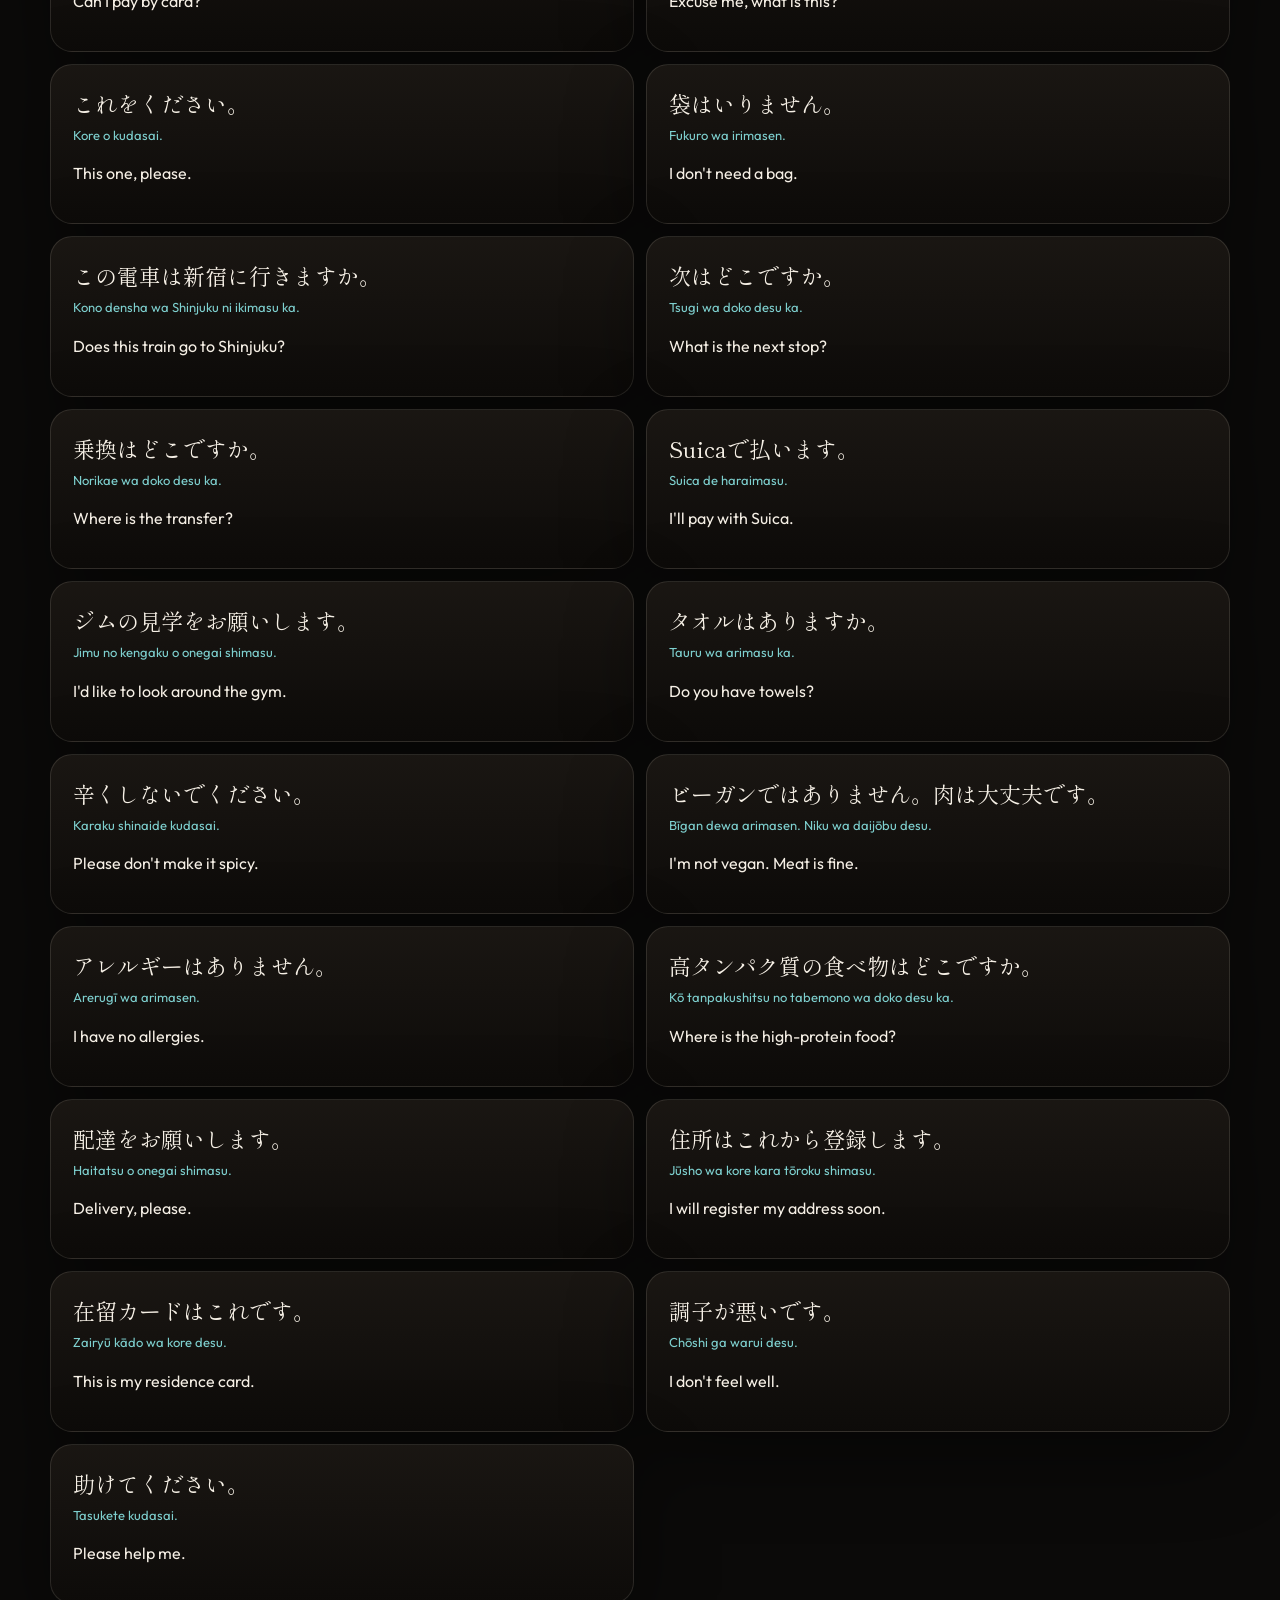
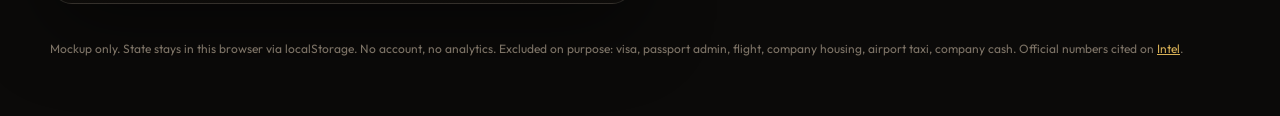
<file: phrases.html>
<!doctype html>
<html lang="en">
<head>
  <meta charset="utf-8" />
  <meta name="viewport" content="width=device-width,initial-scale=1" />
  <title>Phrases · Atharva → Tokyo</title>
  <link rel="stylesheet" href="css/app.css" />
</head>
<body>
  <main class="wrap">
    <div class="hero">
      <div class="eyebrow">Survival deck · katakana name · self-intro</div>
      <h1>アタルヴァ, out loud.</h1>
      <p class="lede">Tap a card to hear it. Practice the name until it is automatic on forms. Your 45-second intro will get more use than any phrasebook chapter.</p>
    </div>
    <div class="card katakanaStudio">
      <div>
        <div class="eyebrow">Write this until it is boring</div>
        <div class="bigKana">アタルヴァ カンヘルカル</div>
        <p class="sectionNote">Atharva Kanherkar · software engineer · Rimo · just moved to Tokyo</p>
      </div>
      <div>
        <label class="countLabel" for="kana">Your hand</label>
        <input class="practiceLine" id="kana" placeholder="アタルヴァ…" autocomplete="off" />
        <p id="kanaMark" class="sectionNote" style="margin-top:8px"></p>
      </div>
    </div>
    <div class="sectionHead"><div><h2>45-second intro</h2></div></div>
    <div class="card phrase" id="intro" role="button" tabindex="0">
      <p class="jp">はじめまして。アタルヴァです。インドから来ました。ソフトウェアエンジニアです。東京に引っ越したばかりです。ジムとギターとコーヒーが好きです。よろしくお願いします。</p>
      <p class="romaji">Hajimemashite. Ataruva desu. Indo kara kimashita. Sofutowea enjinia desu. Tōkyō ni hikkoshita bakari desu. Jimu to gitā to kōhī ga suki desu. Yoroshiku onegai shimasu.</p>
      <p>Nice to meet you. I'm Atharva. I came from India. I'm a software engineer. I just moved to Tokyo. I like the gym, guitar, and coffee. Please treat me well.</p>
    </div>
    <div class="sectionHead"><div><h2>Tap to hear</h2><div class="sectionNote">Uses the browser’s Japanese voice if one is installed.</div></div></div>
    <div class="two" id="deck"></div>
  </main>
  <script src="js/data.js"></script>
  <script src="js/app.js"></script>
  <script>
    document.addEventListener("DOMContentLoaded", () => {
      const target = "アタルヴァ カンヘルカル";
      const input = document.getElementById("kana");
      const mark = document.getElementById("kanaMark");
      input.addEventListener("input", () => {
        mark.textContent = input.value.trim() === target ? "Yes. That will work on a form." : "Keep going — copy the line above.";
      });
      const speakIntro = () => Tokyo.speak(document.querySelector("#intro .jp").textContent);
      document.getElementById("intro").addEventListener("click", speakIntro);
      document.getElementById("intro").addEventListener("keydown", (e) => {
        if (e.key === "Enter" || e.key === " ") { e.preventDefault(); speakIntro(); }
      });
      document.getElementById("deck").innerHTML = Tokyo.data.phrases.map((p, i) =>
        `<article class="card phrase" data-i="${i}" role="button" tabindex="0">
          <p class="jp">${p.jp}</p>
          <p class="romaji">${p.romaji}</p>
          <p>${p.en}</p>
        </article>`
      ).join("");
      document.querySelectorAll("#deck .phrase").forEach((el) => {
        const talk = () => Tokyo.speak(Tokyo.data.phrases[+el.dataset.i].jp);
        el.addEventListener("click", talk);
        el.addEventListener("keydown", (e) => {
          if (e.key === "Enter" || e.key === " ") { e.preventDefault(); talk(); }
        });
      });
    });
  </script>
</body>
</html>
</file>
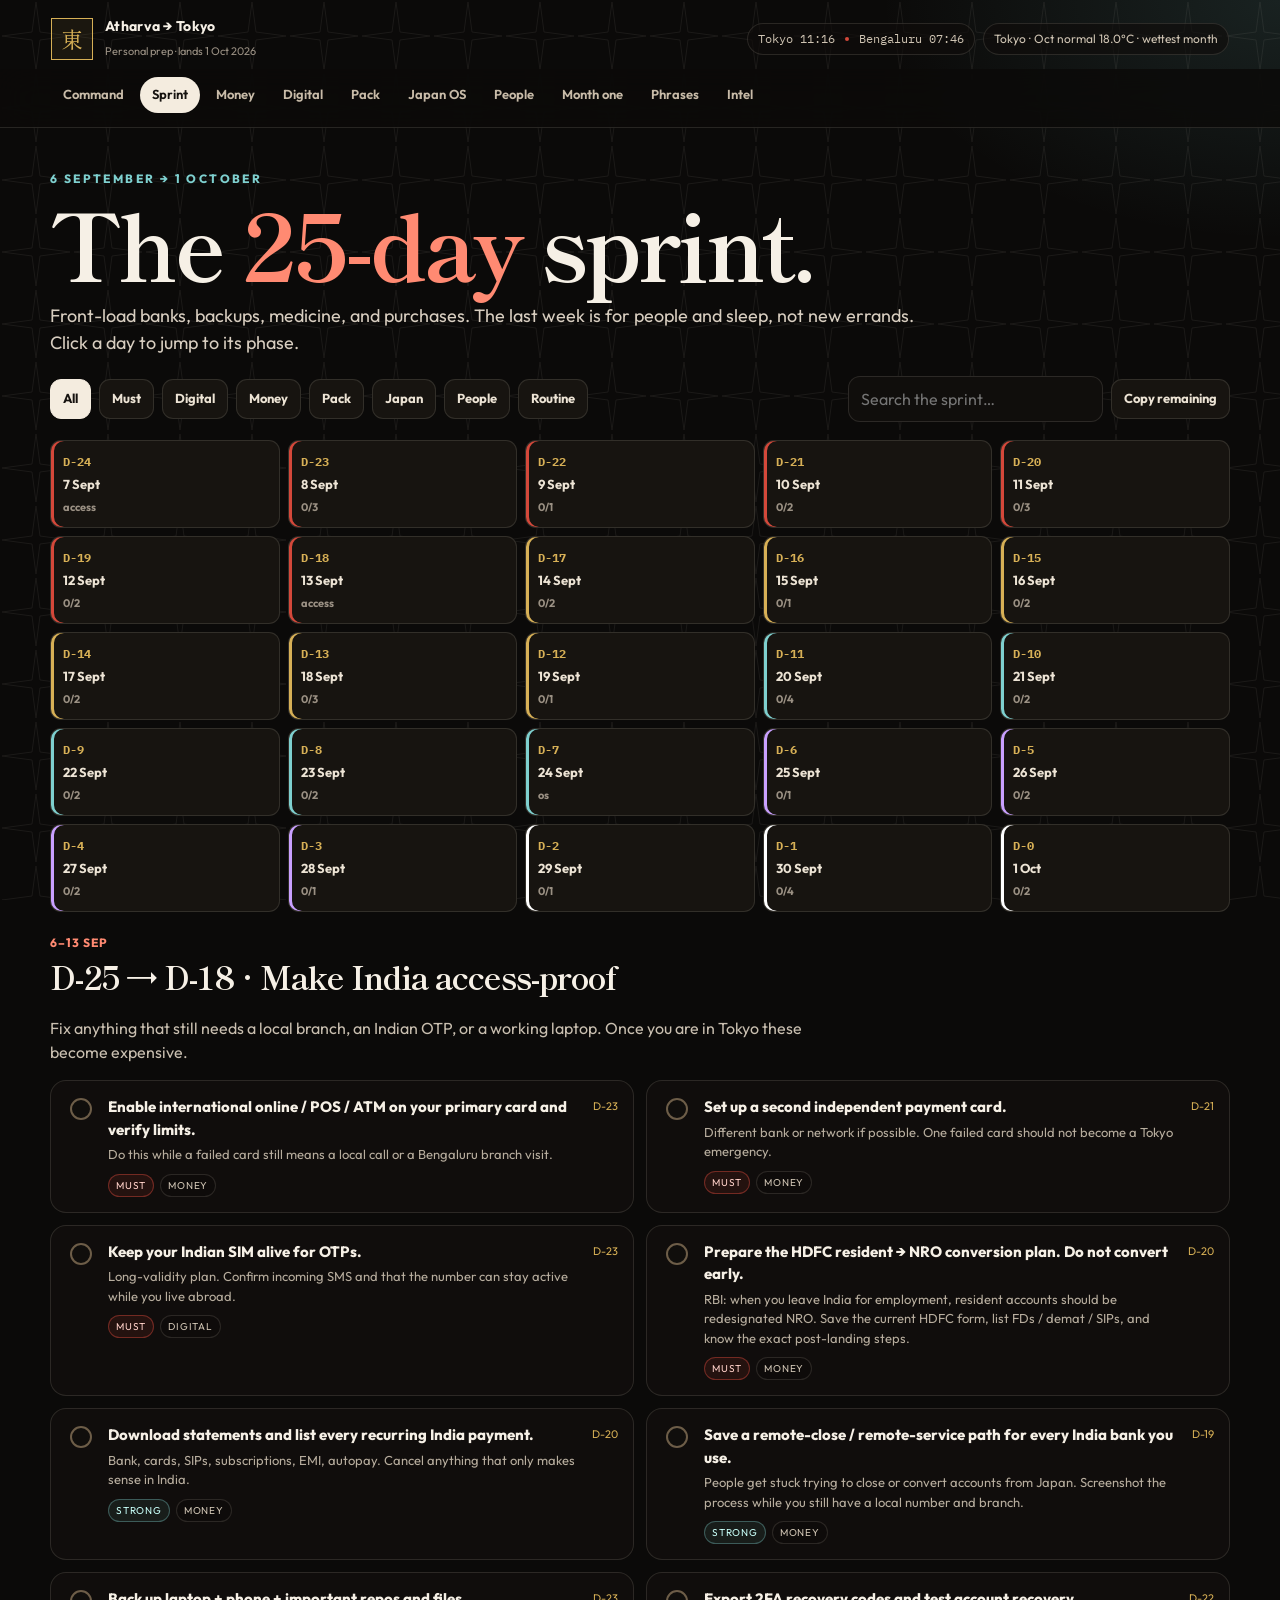
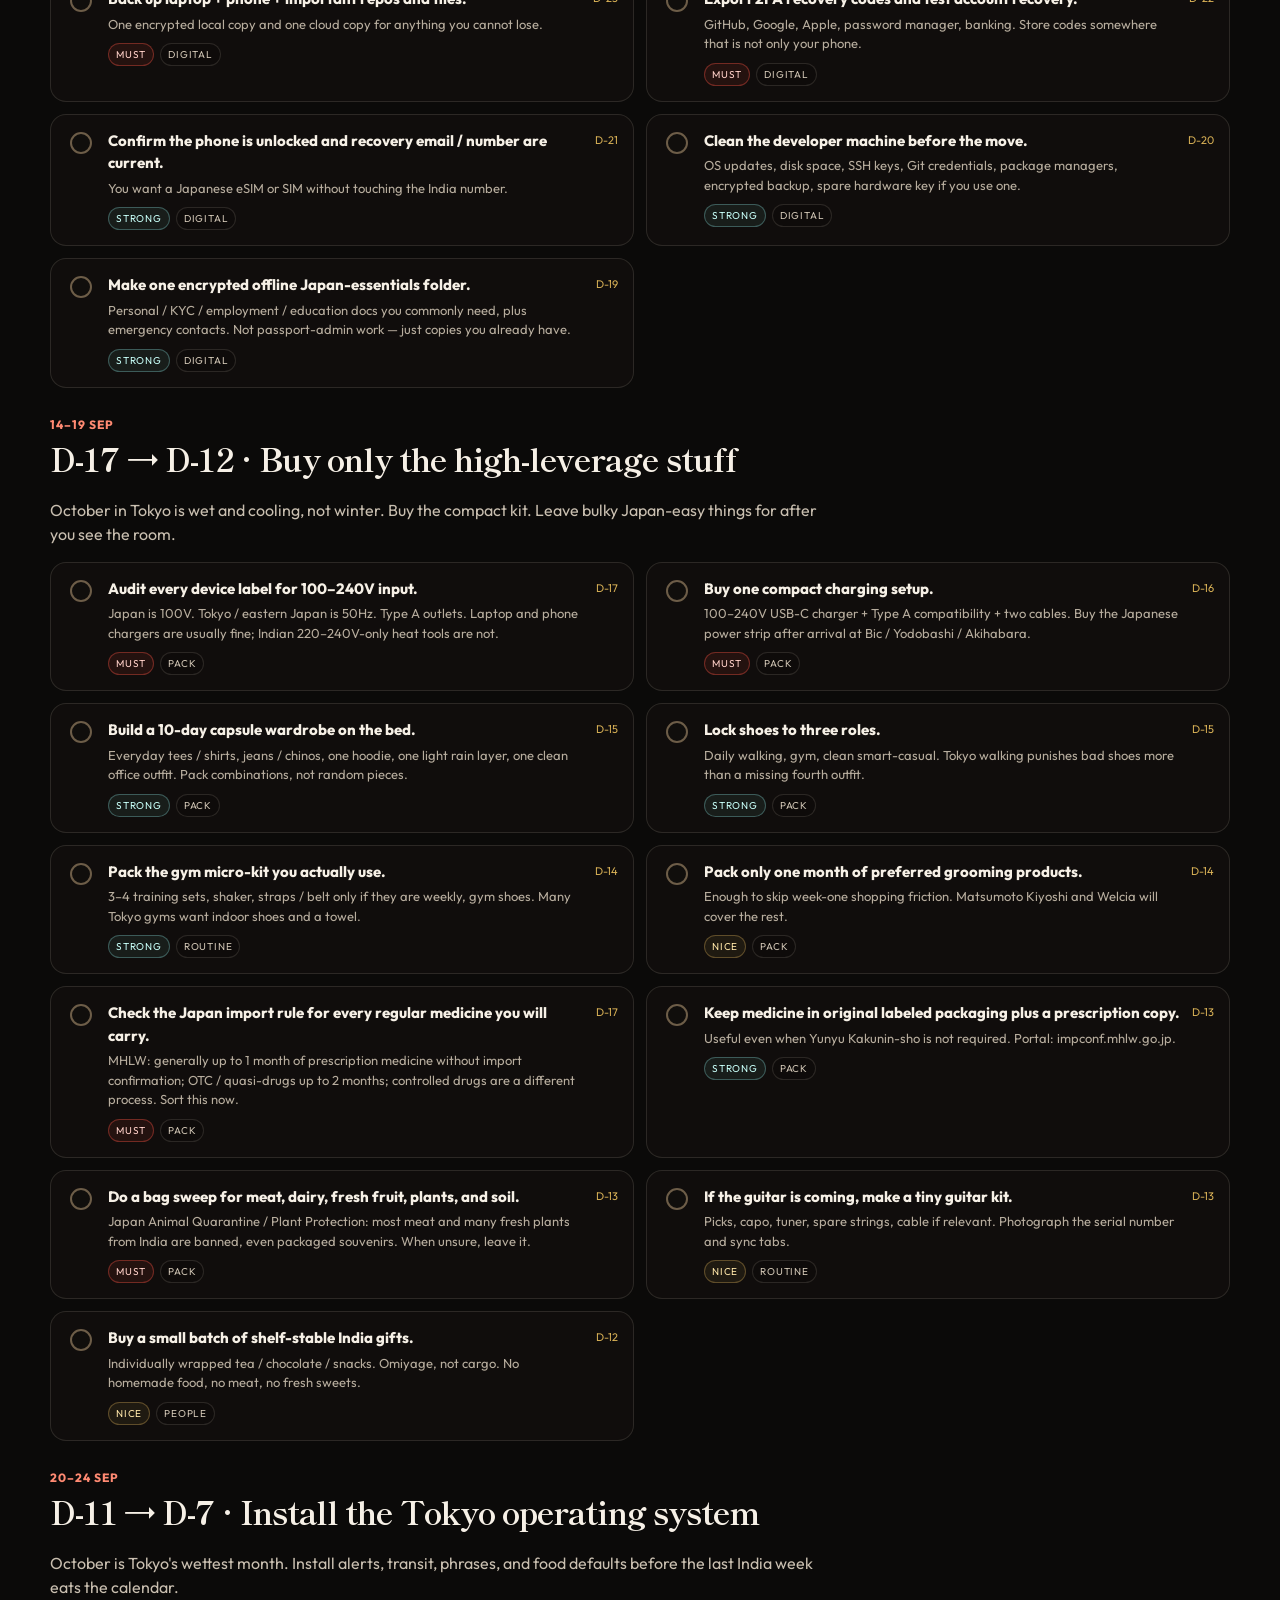
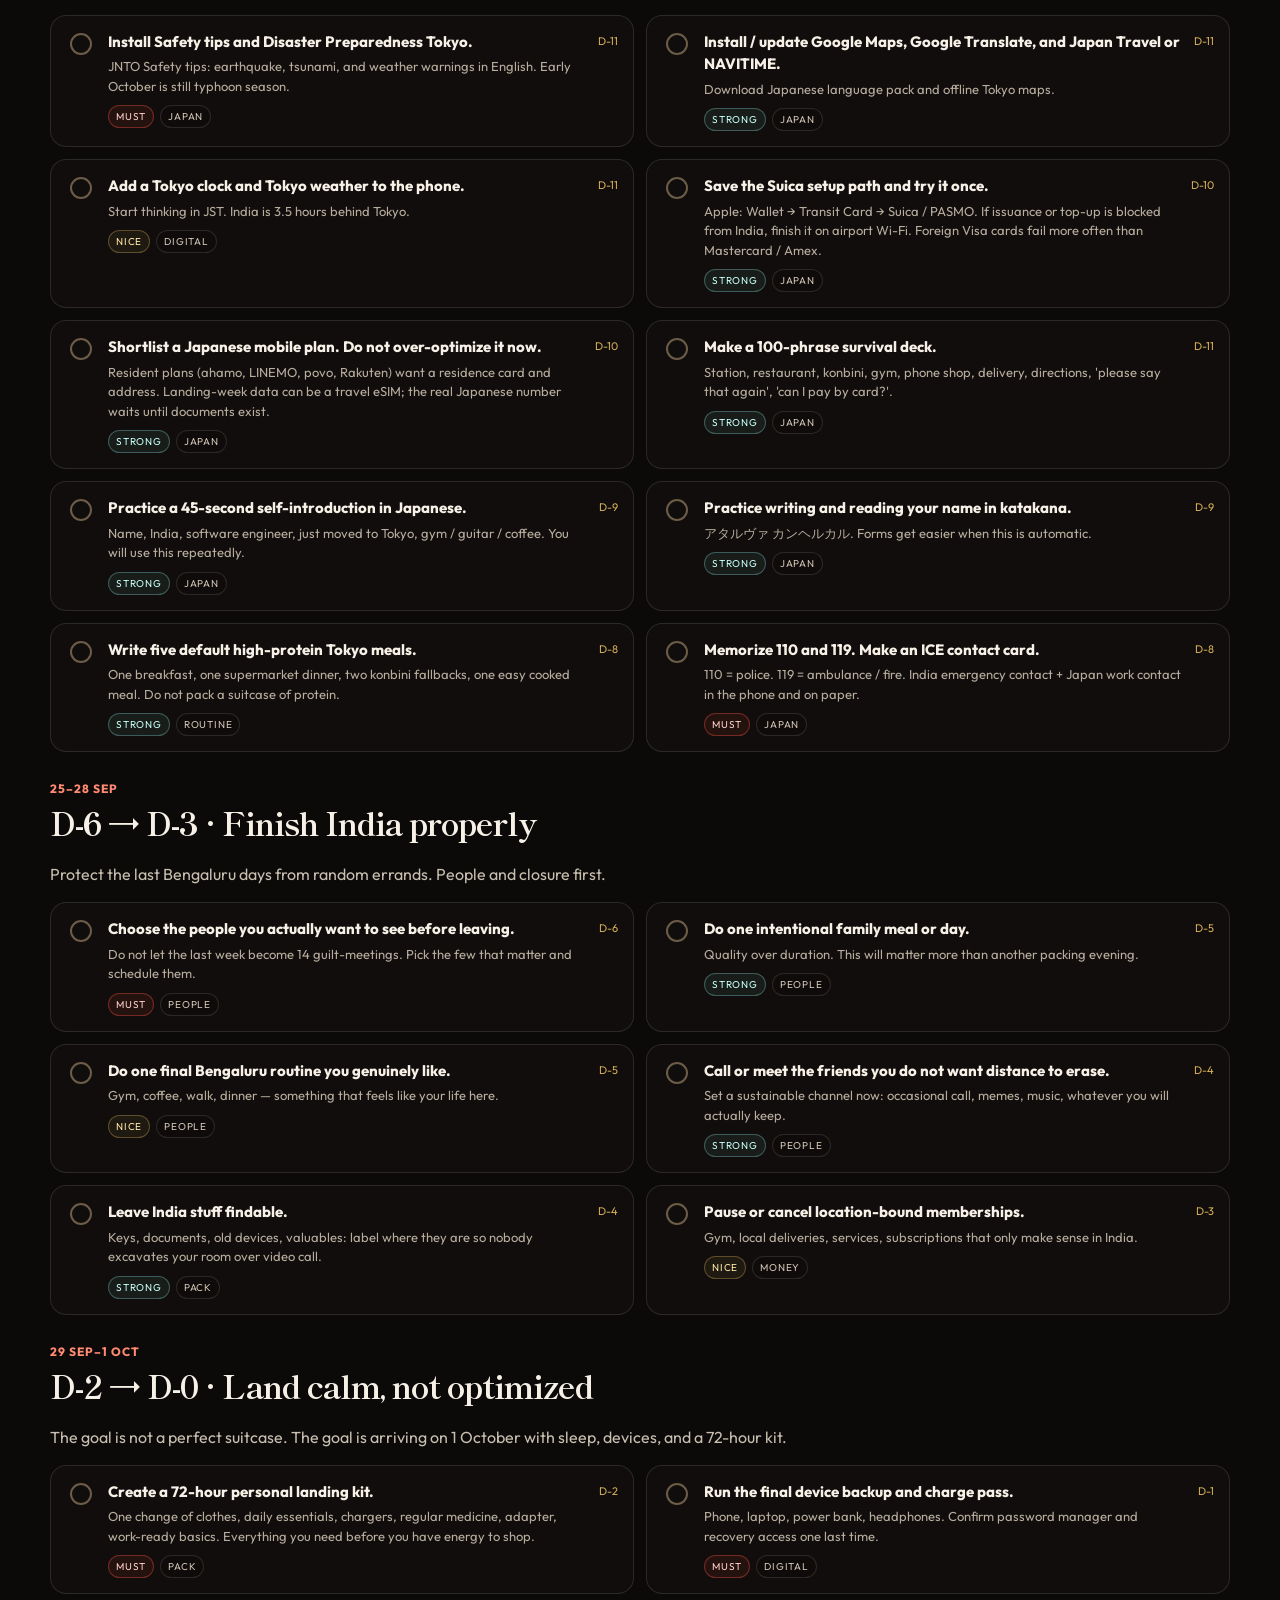
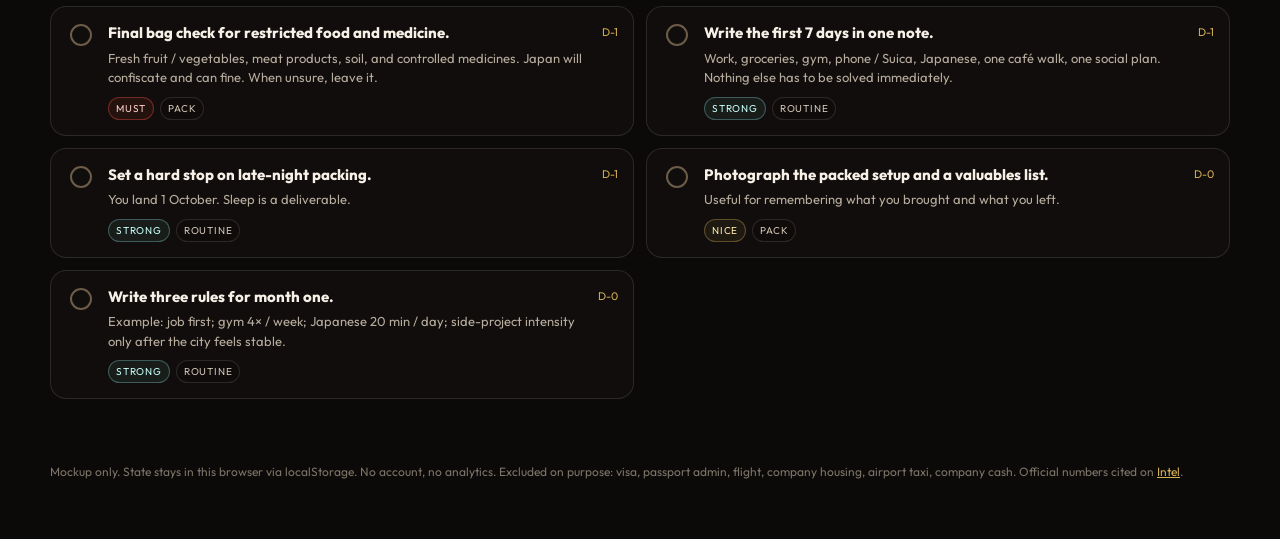
<file: sprint.html>
<!doctype html>
<html lang="en">
<head>
  <meta charset="utf-8" />
  <meta name="viewport" content="width=device-width,initial-scale=1" />
  <title>25-day sprint · 1 Oct 2026</title>
  <link rel="stylesheet" href="css/app.css" />
</head>
<body>
  <main class="wrap">
    <div class="hero">
      <div class="eyebrow">6 September → 1 October</div>
      <h1>The <em>25-day</em> sprint.</h1>
      <p class="lede">Front-load banks, backups, medicine, and purchases. The last week is for people and sleep, not new errands. Click a day to jump to its phase.</p>
    </div>
    <div class="toolbar">
      <button class="active" data-filter="all">All</button>
      <button data-filter="p0">Must</button>
      <button data-filter="digital">Digital</button>
      <button data-filter="money">Money</button>
      <button data-filter="pack">Pack</button>
      <button data-filter="japan">Japan</button>
      <button data-filter="people">People</button>
      <button data-filter="routine">Routine</button>
      <input class="search" id="search" placeholder="Search the sprint…" />
      <button id="copyBtn">Copy remaining</button>
    </div>
    <div class="calendar" id="cal"></div>
    <div id="phases"></div>
  </main>
  <script src="js/data.js"></script>
  <script src="js/app.js"></script>
  <script>
    document.addEventListener("DOMContentLoaded", () => {
      Tokyo.renderCalendar("#cal");
      Tokyo.renderPhases("#phases");
    });
  </script>
</body>
</html>
</file>
<file: css/app.css>
@import url("https://fonts.googleapis.com/css2?family=IBM+Plex+Mono:wght@400;500&family=Outfit:wght@380;500;640;750&family=Shippori+Mincho:wght@500;700;800&display=swap");

:root {
  --sumi: #0b0a09;
  --ink: #161310;
  --panel: rgba(22, 19, 16, 0.72);
  --washi: #f4ecdf;
  --washi2: #e7dcc8;
  --beni: #d4483a;
  --beni2: #ff8a72;
  --kin: #d7b056;
  --ai: #1c3d55;
  --mizu: #7ed0cf;
  --muted: #9a9083;
  --line: rgba(244, 236, 223, 0.12);
  --text: #f6f0e6;
  --shadow: 0 24px 80px rgba(0, 0, 0, 0.45);
}

* { box-sizing: border-box; }
html { scroll-behavior: smooth; }
body {
  margin: 0;
  color: var(--text);
  background:
    radial-gradient(900px 520px at 8% -8%, rgba(212, 72, 58, 0.22), transparent 55%),
    radial-gradient(800px 480px at 100% 0%, rgba(126, 208, 207, 0.12), transparent 50%),
    var(--sumi);
  font-family: Outfit, ui-sans-serif, system-ui, sans-serif;
  line-height: 1.5;
  min-height: 100vh;
}
body:before {
  content: "";
  position: fixed;
  inset: 0;
  pointer-events: none;
  opacity: 0.07;
  background-image: url("data:image/svg+xml,%3Csvg xmlns='http://www.w3.org/2000/svg' width='72' height='72'%3E%3Cpath d='M36 2 L40 32 L70 36 L40 40 L36 70 L32 40 L2 36 L32 32 Z' fill='none' stroke='%23f4ecdf' stroke-width='1'/%3E%3C/svg%3E");
  z-index: 0;
}
.wrap { width: min(1180px, calc(100% - 32px)); margin: auto; position: relative; z-index: 1; }
.hidden { display: none !important; }

.topbar, .nav, header, main, footer { position: relative; z-index: 1; }
.topbar {
  display: flex;
  justify-content: space-between;
  gap: 16px;
  align-items: center;
  padding: 16px 4vw 8px;
}
.brand {
  display: flex;
  gap: 12px;
  align-items: center;
  color: inherit;
  text-decoration: none;
}
.brandMark {
  width: 42px;
  height: 42px;
  display: grid;
  place-items: center;
  border: 1px solid var(--kin);
  color: var(--kin);
  font-family: "Shippori Mincho", serif;
  font-size: 22px;
  background: rgba(215, 176, 86, 0.08);
}
.brand b { display: block; font-size: 14px; letter-spacing: 0.02em; }
.brand small { color: var(--muted); font-size: 11px; }
.topMeta { display: flex; gap: 8px; flex-wrap: wrap; }
.chip, .tag {
  border: 1px solid var(--line);
  background: rgba(16, 13, 11, 0.65);
  padding: 6px 10px;
  border-radius: 999px;
  font-size: 12px;
  color: #cfc4b3;
}
.clock { display: flex; gap: 10px; align-items: center; font-family: "IBM Plex Mono", monospace; }
.clock i { width: 4px; height: 4px; border-radius: 50%; background: var(--beni); display: inline-block; }
.nav {
  display: flex;
  gap: 4px;
  overflow: auto;
  padding: 8px 4vw 14px;
  border-bottom: 1px solid var(--line);
  position: sticky;
  top: 0;
  z-index: 40;
  background: rgba(11, 10, 9, 0.82);
  backdrop-filter: blur(16px);
}
.navLink {
  color: #c8bba8;
  text-decoration: none;
  padding: 8px 12px;
  border-radius: 999px;
  font-size: 13px;
  font-weight: 640;
  white-space: nowrap;
}
.navLink.active, .navLink:hover {
  background: var(--washi);
  color: var(--ink);
}

.hero { padding: 42px 0 12px; }
.eyebrow {
  font-size: 12px;
  letter-spacing: 0.2em;
  text-transform: uppercase;
  color: var(--mizu);
  font-weight: 750;
}
h1 {
  font-family: "Shippori Mincho", serif;
  font-size: clamp(42px, 8vw, 92px);
  line-height: 0.92;
  letter-spacing: -0.04em;
  margin: 12px 0 18px;
  max-width: 16ch;
}
h1 em { font-style: normal; color: var(--beni2); }
.lede { max-width: 74ch; color: #d8cec0; font-size: 18px; margin: 0; }
.excluded { display: flex; flex-wrap: wrap; gap: 8px; margin-top: 22px; }

.gridTop { display: grid; grid-template-columns: 1.05fr 0.95fr; gap: 16px; margin: 28px 0 18px; }
.card {
  background: linear-gradient(180deg, rgba(28, 24, 20, 0.92), rgba(14, 12, 10, 0.94));
  border: 1px solid var(--line);
  border-radius: 22px;
  box-shadow: var(--shadow);
}
.countCard, .progressCard, .focus, .mini, .rule, .source, .pulse, .meal, .phrase, .sim, .stat {
  padding: 22px;
}
.countCard { display: flex; justify-content: space-between; gap: 18px; align-items: center; }
.count {
  font-family: "Shippori Mincho", serif;
  font-size: 84px;
  line-height: 0.85;
  letter-spacing: -0.06em;
}
.countLabel { color: var(--muted); font-size: 13px; }
.dateInput, .search, button, .btn {
  font: inherit;
}
.dateInput, .search {
  background: #100e0c;
  color: var(--washi);
  border: 1px solid var(--line);
  border-radius: 12px;
  padding: 10px 12px;
}
.bar {
  height: 12px;
  background: #100e0c;
  border: 1px solid var(--line);
  border-radius: 999px;
  overflow: hidden;
  margin: 12px 0;
}
.bar > div {
  height: 100%;
  width: 0;
  background: linear-gradient(90deg, var(--beni), var(--kin), var(--mizu));
  transition: width 0.25s;
}
.progressText { display: flex; justify-content: space-between; color: var(--muted); font-size: 13px; }
.ensoWrap { display: flex; gap: 18px; align-items: center; }
.enso { width: 108px; height: 108px; }
.focus { border-left: 4px solid var(--beni); margin: 0 0 26px; }
.focus b { display: block; margin-bottom: 6px; }
.focus p { margin: 0; color: #d2c8b8; }

.toolbar {
  display: flex;
  gap: 8px;
  align-items: center;
  flex-wrap: wrap;
  margin: 8px 0 18px;
}
button, .btn {
  border: 1px solid var(--line);
  background: #171410;
  color: #ece3d4;
  border-radius: 11px;
  padding: 9px 12px;
  font-size: 13px;
  font-weight: 700;
  cursor: pointer;
}
button:hover, .btn:hover { border-color: #6a5b45; }
button.active { background: var(--washi); color: var(--ink); border-color: var(--washi); }
.search { margin-left: auto; min-width: 220px; }

.sectionHead { display: flex; justify-content: space-between; gap: 16px; align-items: end; margin: 28px 0 14px; }
h2 {
  font-family: "Shippori Mincho", serif;
  font-size: 32px;
  margin: 0;
  letter-spacing: -0.03em;
}
.sectionNote { color: var(--muted); font-size: 13px; }

.tasks { display: grid; grid-template-columns: repeat(2, minmax(0, 1fr)); gap: 12px; }
.task {
  display: grid;
  grid-template-columns: 30px 1fr auto;
  gap: 12px;
  align-items: start;
  border: 1px solid var(--line);
  border-radius: 16px;
  padding: 15px;
  background: rgba(18, 15, 13, 0.78);
  transition: 0.2s;
}
.task:hover { transform: translateY(-1px); border-color: #5c4d38; }
.task.done { opacity: 0.5; }
.task.done .taskTitle { text-decoration: line-through; }
.check {
  appearance: none;
  width: 22px;
  height: 22px;
  border: 2px solid #6d5d48;
  border-radius: 50%;
  background: #100e0c;
  cursor: pointer;
  margin-top: 2px;
  position: relative;
}
.check:checked { background: var(--beni); border-color: var(--beni); }
.check:checked:after {
  content: "印";
  position: absolute;
  inset: 0;
  display: grid;
  place-items: center;
  color: #fff5ea;
  font-size: 10px;
  font-family: "Shippori Mincho", serif;
  font-weight: 800;
}
.taskTitle { font-size: 15px; font-weight: 750; margin: 0 0 4px; }
.taskDetail { color: #b7ad9e; font-size: 13px; margin: 0; }
.meta { display: flex; gap: 6px; flex-wrap: wrap; margin-top: 9px; }
.tag { padding: 3px 7px; font-size: 10px; text-transform: uppercase; letter-spacing: 0.08em; }
.p0 { color: #ffd1c8; border-color: rgba(212, 72, 58, 0.45); background: rgba(212, 72, 58, 0.1); }
.p1 { color: #c8fff8; border-color: rgba(126, 208, 207, 0.35); background: rgba(126, 208, 207, 0.08); }
.p2 { color: #ffe7a8; border-color: rgba(215, 176, 86, 0.35); background: rgba(215, 176, 86, 0.08); }
.due { font-size: 11px; color: var(--kin); padding-top: 2px; white-space: nowrap; }

.phaseBlock { margin: 8px 0 28px; }
.phaseKicker { color: var(--beni2); font-weight: 750; letter-spacing: 0.08em; font-size: 12px; text-transform: uppercase; }
.phaseHead p { color: #c9bfb0; max-width: 70ch; }
.buyGrid, .ruleGrid, .three, .sources, .meals { display: grid; grid-template-columns: repeat(3, minmax(0, 1fr)); gap: 12px; }
.two { display: grid; grid-template-columns: 1fr 1fr; gap: 12px; }
.mini h3, .rule h3, .source strong, .pulse strong { display: block; margin: 0 0 8px; }
.mini ul { margin: 0; padding-left: 18px; color: #c4b9a8; }
.mini li { margin: 8px 0; }
.rule .n { font-size: 11px; color: var(--beni2); font-weight: 800; letter-spacing: 0.14em; }
.rule p, .source span, .pulse p, .meal p, .sim p { margin: 0; color: #b8ae9f; font-size: 14px; }
.callout {
  padding: 18px;
  margin-top: 12px;
  background: rgba(215, 176, 86, 0.08);
  border-color: rgba(215, 176, 86, 0.28);
}
.callout strong { color: #ffe2a8; }

.calendar {
  display: grid;
  grid-template-columns: repeat(5, minmax(0, 1fr));
  gap: 8px;
  margin-bottom: 22px;
}
.calDay {
  text-align: left;
  padding: 12px;
  min-height: 88px;
  display: flex;
  flex-direction: column;
  gap: 4px;
}
.calDay b { font-family: "IBM Plex Mono", monospace; font-size: 12px; color: var(--kin); }
.calDay span { font-size: 13px; }
.calDay i { font-style: normal; color: var(--muted); font-size: 11px; }
.p-access { box-shadow: inset 3px 0 var(--beni); }
.p-buy { box-shadow: inset 3px 0 var(--kin); }
.p-os { box-shadow: inset 3px 0 var(--mizu); }
.p-close { box-shadow: inset 3px 0 #c9a0ff; }
.p-land { box-shadow: inset 3px 0 #fff; }

.pageHero {
  min-height: 360px;
  display: grid;
  align-items: end;
  border-radius: 28px;
  overflow: hidden;
  margin: 18px 0 26px;
  border: 1px solid var(--line);
  background-size: cover;
  background-position: center;
  position: relative;
}
.pageHero:after {
  content: "";
  position: absolute;
  inset: 0;
  background: linear-gradient(180deg, rgba(11, 10, 9, 0.15), rgba(11, 10, 9, 0.88));
}
.pageHero .inner { position: relative; z-index: 1; padding: 28px; }
.pageHero h1 { max-width: 18ch; margin-bottom: 8px; }

.phrase {
  cursor: pointer;
  transition: 0.2s;
}
.phrase:hover { border-color: var(--kin); }
.phrase .jp {
  font-family: "Shippori Mincho", serif;
  font-size: 22px;
  margin: 0 0 6px;
}
.phrase .romaji { color: var(--mizu); font-size: 13px; margin: 0 0 6px; }
.katakanaStudio {
  display: grid;
  grid-template-columns: 1fr 1fr;
  gap: 16px;
  align-items: center;
}
.bigKana {
  font-family: "Shippori Mincho", serif;
  font-size: clamp(36px, 6vw, 64px);
  letter-spacing: 0.08em;
  line-height: 1.15;
}
.practiceLine {
  width: 100%;
  min-height: 72px;
  background: var(--washi);
  color: var(--ink);
  border: none;
  border-radius: 16px;
  padding: 16px;
  font-size: 28px;
  font-family: "Shippori Mincho", serif;
}

.siteFoot {
  padding: 36px 0 58px;
  color: #7d7366;
  font-size: 12px;
}
.siteFoot a { color: var(--kin); }

.stat b {
  display: block;
  font-family: "Shippori Mincho", serif;
  font-size: 34px;
  line-height: 1;
  margin-bottom: 6px;
}

@media (max-width: 900px) {
  .gridTop, .tasks, .buyGrid, .ruleGrid, .three, .sources, .two, .meals, .katakanaStudio, .calendar {
    grid-template-columns: 1fr;
  }
  .search { display: none; }
  .count { font-size: 56px; }
  h1 { font-size: 46px; }
}

@media print {
  body { background: white; color: #111; }
  .topbar, .nav, .toolbar, .dateInput, button { display: none !important; }
  .card, .task { box-shadow: none; background: white; color: #111; border-color: #ddd; }
}
</file>
